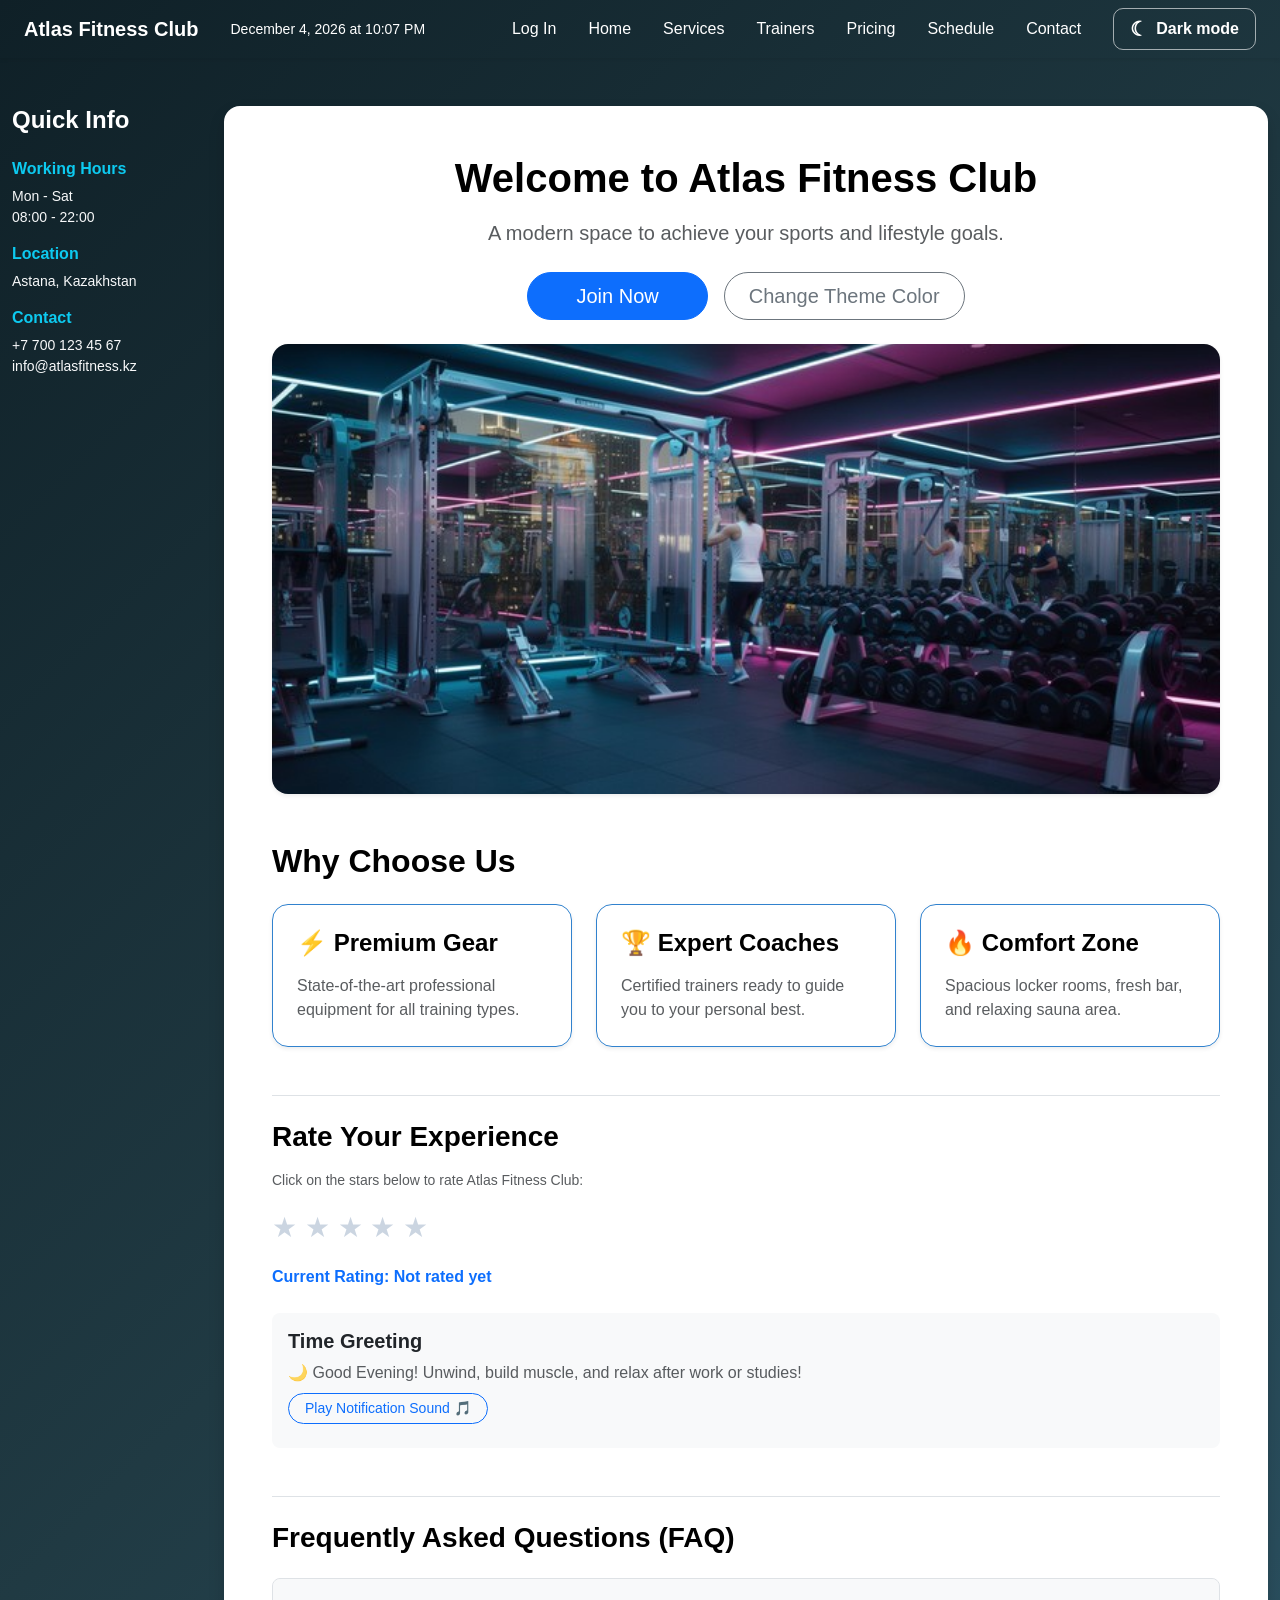
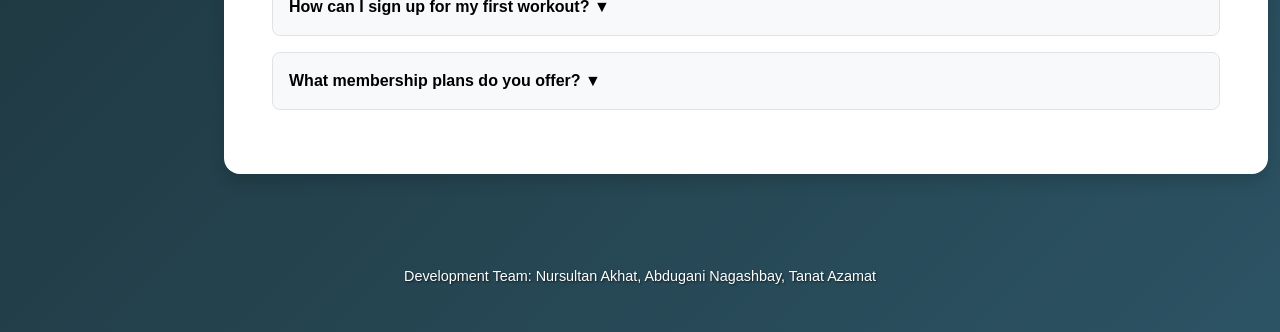
<file: index.html>
<!DOCTYPE html>
<html lang="en" data-bs-theme="light">
<head>
    <meta charset="UTF-8">
    <meta name="viewport" content="width=device-width, initial-scale=1.0">
    <title>Atlas Fitness Club</title>
    <link href="vendor/bootstrap-5.3.0/bootstrap.min.css" rel="stylesheet">
    <link rel="stylesheet" href="css/style.css">
    <link rel="stylesheet" href="css/final-additions.css">
    <script src="js/theme-init.js"></script>
</head>
<body class="bg-dark text-white  extra-theme-page">
    <!-- Scroll Progress Bar -->
<div id="scroll-progress-container" style="position: fixed; top: 0; left: 0; width: 100%; height: 5px; background: transparent; z-index: 9999;">
    <div id="scroll-progress-bar" style="height: 100%; width: 0%; background: linear-gradient(90deg, #3182ce, #00d2ff); transition: width 0.1s ease-out;"></div>
</div>

    <nav class="navbar navbar-expand-xl navbar-dark px-4 shadow-sm" style="background-color: transparent !important;">
        <div class="container-fluid px-0">
            <a class="navbar-brand fw-bold text-white" href="index.html">Atlas Fitness Club</a>
            
            <div id="current-datetime" class="text-light small ms-3 d-none d-lg-block"></div>

            <button class="navbar-toggler" type="button" data-bs-toggle="collapse" data-bs-target="#navbarNav">
                <span class="navbar-toggler-icon"></span>
            </button>
            <div class="collapse navbar-collapse" id="navbarNav">
                <ul class="navbar-nav ms-auto align-items-center">
                        <li class="nav-item"><a class="nav-link text-white px-3" href="login.html" data-account-link>Log In</a></li>
                    <li class="nav-item"><a class="nav-link text-white px-3" href="index.html">Home</a></li>
                    <li class="nav-item"><a class="nav-link text-white px-3" href="services.html">Services</a></li>
                    <li class="nav-item"><a class="nav-link text-white px-3" href="trainers.html">Trainers</a></li>
                    <li class="nav-item"><a class="nav-link text-white px-3" href="pricing.html">Pricing</a></li>
                    <li class="nav-item"><a class="nav-link text-white px-3" href="schedule.html">Schedule</a></li>
                    <li class="nav-item"><a class="nav-link text-white px-3" href="contact.html">Contact</a></li>
                    <li class="nav-item ms-lg-3 mt-3 mt-lg-0">
                        <button
                            type="button"
                            id="theme-toggle"
                            class="btn btn-outline-light"
                            aria-label="Switch to dark theme"
                            aria-pressed="false"
    >
                            <span id="theme-icon" aria-hidden="true">☾</span>
                            <span id="theme-label">Dark mode</span>
                        </button>
                    </li>
                </ul>
            </div>
        </div>
    </nav>

    <div class="container-fluid my-5 px-3">
        <div class="row align-items-start">
            
            <div class="col-lg-2 text-white mb-4 mb-lg-0 px-2">
                <div class="quick-info-box">
                    <h2 class="fw-bold mb-4 text-white fs-4">Quick Info</h2>
                    
                    <h3 class="h6 fw-bold text-info">Working Hours</h3>
                    <p class="text-light small mb-3">Mon - Sat<br>08:00 - 22:00</p>
                    
                    <h3 class="h6 fw-bold text-info">Location</h3>
                    <p class="text-light small mb-3">Astana, Kazakhstan</p>
                    
                    <h3 class="h6 fw-bold text-info">Contact</h3>
                    <p class="text-light small mb-0">+7 700 123 45 67<br>info@atlasfitness.kz</p>
                </div>
            </div>

            <div class="col-lg-10 px-2">
                <div class="theme-content bg-white rounded-4 shadow p-5">
                    
                    <div class="text-center mb-4">
                        <h1 id="main-title" class="fw-bold display-6 mb-3" style="color: #0f172a;">Welcome to Atlas Fitness Club</h1>
                        <p id="subtitle" class="text-secondary fs-5 mb-4">A modern space to achieve your sports and lifestyle goals.</p>
                        
                        <div class="d-flex justify-content-center gap-3">
                            <a href="signup.html" class="btn btn-primary btn-lg rounded-pill px-5">Join Now</a>
                            <button id="change-bg-btn" class="btn btn-outline-secondary btn-lg rounded-pill px-4">Change Theme Color</button>
                        </div>
                    </div>

                    <div class="text-center">
                        <img src="images/gym-zone.jpg" class="img-fluid rounded-4 shadow-sm w-100" alt="Gym" style="max-height: 450px; object-fit: cover;">
                    </div>

                    <section class="mt-5">
                        <h2 class="fw-bold mb-4" style="color: #0f172a;">Why Choose Us</h2>
                        <div class="row g-4">
                            <div class="col-lg-4 col-md-6">
                                <div class="p-4 border rounded-4 h-100 shadow-sm" style="border-color: #3182ce !important;">
                                    <h3 class="h4 fw-bold mb-3" style="color: #0f172a;">⚡ Premium Gear</h3>
                                    <p class="text-muted mb-0">State-of-the-art professional equipment for all training types.</p>
                                </div>
                            </div>
                            <div class="col-lg-4 col-md-6">
                                <div class="p-4 border rounded-4 h-100 shadow-sm" style="border-color: #3182ce !important;">
                                    <h3 class="h4 fw-bold mb-3" style="color: #0f172a;">🏆 Expert Coaches</h3>
                                    <p class="text-muted mb-0">Certified trainers ready to guide you to your personal best.</p>
                                </div>
                            </div>
                            <div class="col-lg-4 col-md-12">
                                <div class="p-4 border rounded-4 h-100 shadow-sm" style="border-color: #3182ce !important;">
                                    <h3 class="h4 fw-bold mb-3" style="color: #0f172a;">🔥 Comfort Zone</h3>
                                    <p class="text-muted mb-0">Spacious locker rooms, fresh bar, and relaxing sauna area.</p>
                                </div>
                            </div>
                        </div>
                    </section>

                    <section class="mt-5 pt-4 border-top">
                        <h2 class="fw-bold mb-3 h3" style="color: #0f172a;">Rate Your Experience</h2>
                        <p class="text-secondary small mb-3">Click on the stars below to rate Atlas Fitness Club:</p>
                        <div id="rating-stars" class="fs-3 mb-3" style="cursor: pointer; color: #cbd5e1;">
                            <span class="star" data-value="1">★</span>
                            <span class="star" data-value="2">★</span>
                            <span class="star" data-value="3">★</span>
                            <span class="star" data-value="4">★</span>
                            <span class="star" data-value="5">★</span>
                        </div>
                        <p id="rating-result" class="fw-semibold text-primary mb-4">Current Rating: Not rated yet</p>

                        <div class="p-3 bg-light rounded-3">
                            <h3 class="h5 fw-bold text-dark mb-2">Time Greeting </h3>
                            <p id="switch-greeting" class="text-secondary mb-2">Loading greeting...</p>
                            <button id="sound-btn" class="btn btn-sm btn-outline-primary rounded-pill px-3">Play Notification Sound 🎵</button><span id="sound-status" class="d-block small mt-2" role="status"></span>
                        </div>
                    </section>

                    <section class="mt-5 pt-4 border-top">
                        <h2 class="fw-bold mb-4 h3" style="color: #0f172a;">Frequently Asked Questions (FAQ)</h2>
                        <div class="accordion-container">
                            
                            <div class="card mb-3 border rounded-3">
                                <div class="accordion-header p-3 bg-light rounded-3" style="cursor: pointer; font-weight: bold; color: #0f172a;">
                                    How can I sign up for my first workout? ▼
                                </div>
                                <div class="accordion-content" style="max-height: 0; overflow: hidden; transition: max-height 0.3s ease-out;">
                                    <div class="p-3 text-secondary">You can sign up via our pop-up booking form on the Services page or contact us directly by phone.</div>
                                </div>
                            </div>

                            <div class="card mb-3 border rounded-3">
                                <div class="accordion-header p-3 bg-light rounded-3" style="cursor: pointer; font-weight: bold; color: #0f172a;">
                                    What membership plans do you offer? ▼
                                </div>
                                <div class="accordion-content" style="max-height: 0; overflow: hidden; transition: max-height 0.3s ease-out;">
                                    <div class="p-3 text-secondary">We offer monthly and annual passes, including unlimited gym access and group classes.</div>
                                </div>
                            </div>

                        </div>
                    </section>

                </div>
            </div>

        </div>
    </div>

    <footer class="text-center py-4 text-white">
        <p class="mb-0">Development Team: Nursultan Akhat, Abdugani Nagashbay, Tanat Azamat</p>
    </footer>

    <script src="vendor/bootstrap-5.3.0/bootstrap.bundle.min.js"></script>
    <script src="js/vendor/jquery-4.0.0.min.js"></script>
    <script src="js/validation.js"></script>
    <script src="script.js"></script>
    <script src="js/forms.js"></script>
    <script src="js/auth.js"></script>
</body>
</html>
</file>
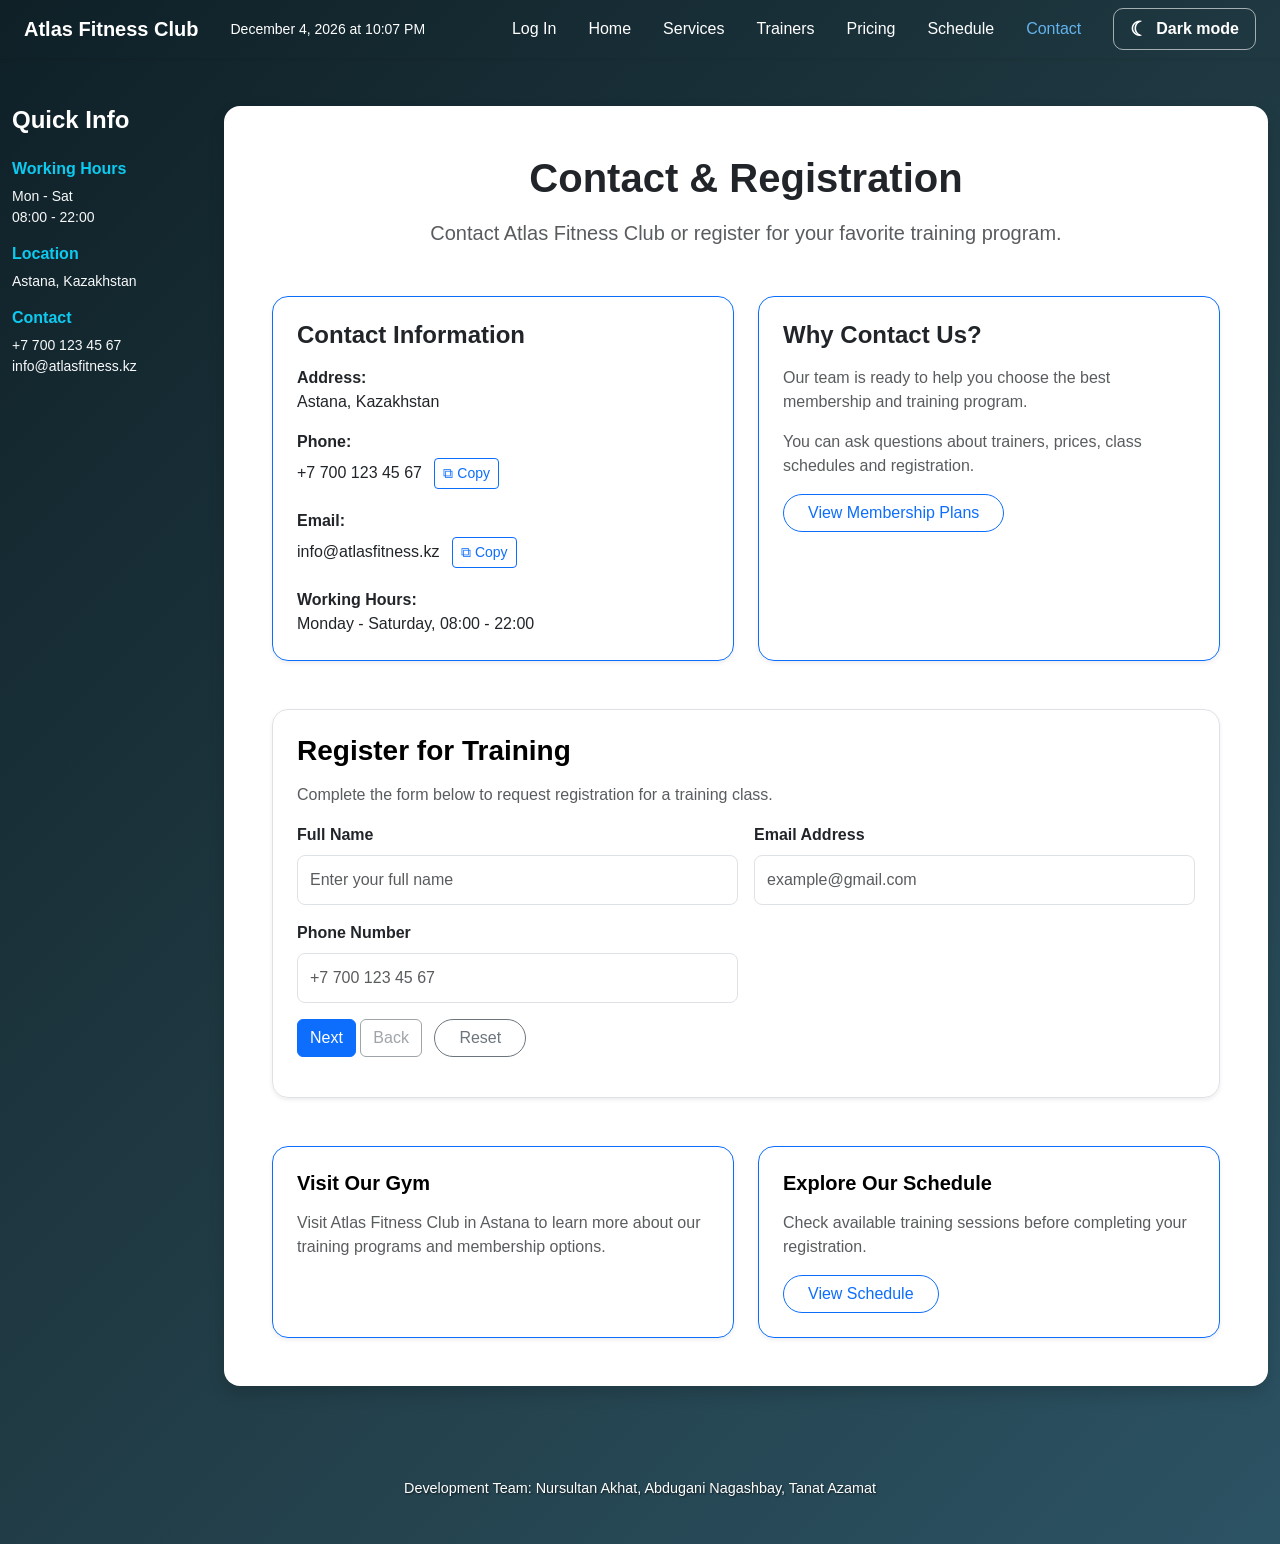
<file: contact.html>
<!DOCTYPE html>
<html lang="en" data-bs-theme="light">

<head>
    <meta charset="UTF-8">
    <meta name="viewport" content="width=device-width, initial-scale=1.0">
    <title>Contact | Atlas Fitness Club</title>

    <link href="vendor/bootstrap-5.3.3/bootstrap.min.css" rel="stylesheet">
    <link rel="stylesheet" href="css/style.css">
    <link rel="stylesheet" href="css/final-additions.css">
    <script src="js/theme-init.js"></script>
    <link rel="stylesheet" href="css/schedule-contact.css">
    <!-- Task 0: CDN first, then the bundled copy if the CDN is unavailable. -->
    <script src="js/vendor/jquery-4.0.0.min.js"></script>
</head>

<body class="bg-dark text-white extra-theme-page assignment6-page">

    <nav class="navbar navbar-expand-xl navbar-dark px-4 shadow-sm">
        <div class="container-fluid px-0">

            <a class="navbar-brand fw-bold text-white" href="index.html">
                Atlas Fitness Club
            </a>

            <div id="current-datetime" class="datetime-box text-light small ms-3 d-none d-lg-block">
                Loading date and time...
            </div>

            <button
                class="navbar-toggler"
                type="button"
                data-bs-toggle="collapse"
                data-bs-target="#contactNavbar"
                aria-controls="contactNavbar"
                aria-expanded="false"
                aria-label="Toggle navigation"
            >
                <span class="navbar-toggler-icon"></span>
            </button>

            <div class="collapse navbar-collapse" id="contactNavbar">
                <ul class="navbar-nav ms-auto align-items-center">
                        <li class="nav-item"><a class="nav-link text-white px-3" href="login.html" data-account-link>Log In</a></li>

                    <li class="nav-item">
                        <a class="nav-link text-white px-3" href="index.html">
                            Home
                        </a>
                    </li>

                    <li class="nav-item">
                        <a class="nav-link text-white px-3" href="services.html">
                            Services
                        </a>
                    </li>

                    <li class="nav-item">
                        <a class="nav-link text-white px-3" href="trainers.html">
                            Trainers
                        </a>
                    </li>

                    <li class="nav-item">
                        <a class="nav-link text-white px-3" href="pricing.html">
                            Pricing
                        </a>
                    </li>

                    <li class="nav-item">
                        <a class="nav-link text-white px-3" href="schedule.html">
                            Schedule
                        </a>
                    </li>

                    <li class="nav-item">
                        <a class="nav-link text-white px-3 active"
                           aria-current="page" href="contact.html">
                            Contact
                        </a>
                    </li>
                    <li class="nav-item ms-lg-3 mt-3 mt-lg-0">
                        <button
                            type="button"
                            id="theme-toggle"
                            class="btn btn-outline-light"
                            aria-label="Switch to dark theme"
                            aria-pressed="false"
    >
                            <span id="theme-icon" aria-hidden="true">☾</span>
                            <span id="theme-label">Dark mode</span>
                        </button>
                    </li>

                </ul>
            </div>

        </div>
    </nav>

    <main class="container-fluid my-5 px-3">
        <div class="row align-items-start">

            <aside class="col-lg-2 text-white mb-4 mb-lg-0 px-2">
                <div class="quick-info-box">

                    <h2 class="fw-bold mb-4 text-white fs-4">
                        Quick Info
                    </h2>

                    <div class="mb-3">
                        <h3 class="h6 fw-bold text-info">
                            Working Hours
                        </h3>

                        <p class="text-light small mb-0">
                            Mon - Sat<br>
                            08:00 - 22:00
                        </p>
                    </div>

                    <div class="mb-3">
                        <h3 class="h6 fw-bold text-info">
                            Location
                        </h3>

                        <p class="text-light small mb-0">
                            Astana, Kazakhstan
                        </p>
                    </div>

                    <div>
                        <h3 class="h6 fw-bold text-info">
                            Contact
                        </h3>

                        <p class="text-light small mb-0">
                            +7 700 123 45 67<br>
                            info@atlasfitness.kz
                        </p>
                    </div>

                </div>
            </aside>

            <div class="col-lg-10 px-2">
                <div class="theme-content bg-white text-dark rounded-4 shadow p-4 p-md-5">

                    <section class="mb-5 text-center">

                        <h1 class="fw-bold display-6 mb-3 text-dark">
                            Contact & Registration
                        </h1>

                        <p class="text-secondary fs-5 mb-0">
                            Contact Atlas Fitness Club or register
                            for your favorite training program.
                        </p>

                    </section>

                    <section class="row g-4 mb-5">

                        <div class="col-md-6">

                            <div class="p-4 border border-primary rounded-4 h-100 shadow-sm">

                                <h2 class="h4 fw-bold mb-3 text-dark">
                                    Contact Information
                                </h2>

                                <p class="mb-3">
                                    <strong>Address:</strong><br>
                                    Astana, Kazakhstan
                                </p>

                                <p class="mb-3">
                                    <strong>Phone:</strong><br>
                                    <span id="clubPhone">+7 700 123 45 67</span>
                                    <span class="a6-copy-wrap">
                                        <button type="button" class="btn btn-sm btn-outline-primary a6-copy-button"
                                                data-copy-target="clubPhone" aria-label="Copy phone"
                                                aria-describedby="clubPhoneTooltip">
                                            <span class="a6-copy-icon" aria-hidden="true">⧉</span>
                                            <span class="a6-copy-label">Copy</span>
                                        </button>
                                        <span id="clubPhoneTooltip" class="a6-copy-tooltip" role="tooltip" hidden></span>
                                    </span>
                                </p>

                                <p class="mb-3">
                                    <strong>Email:</strong><br>
                                    <span id="clubEmail">info@atlasfitness.kz</span>
                                    <span class="a6-copy-wrap">
                                        <button type="button" class="btn btn-sm btn-outline-primary a6-copy-button"
                                                data-copy-target="clubEmail" aria-label="Copy email"
                                                aria-describedby="clubEmailTooltip">
                                            <span class="a6-copy-icon" aria-hidden="true">⧉</span>
                                            <span class="a6-copy-label">Copy</span>
                                        </button>
                                        <span id="clubEmailTooltip" class="a6-copy-tooltip" role="tooltip" hidden></span>
                                    </span>
                                </p>

                                <p class="mb-0">
                                    <strong>Working Hours:</strong><br>
                                    Monday - Saturday, 08:00 - 22:00
                                </p>
                                <span id="contactCopyStatus" class="visually-hidden" role="status" aria-live="polite"></span>

                            </div>

                        </div>

                        <div class="col-md-6">

                            <div class="p-4 border border-primary rounded-4 h-100 shadow-sm">

                                <h2 class="h4 fw-bold mb-3 text-dark">
                                    Why Contact Us?
                                </h2>

                                <p class="text-muted">
                                    Our team is ready to help you choose
                                    the best membership and training program.
                                </p>

                                <p class="text-muted">
                                    You can ask questions about trainers,
                                    prices, class schedules and registration.
                                </p>

                                <a href="pricing.html"
                                   class="btn btn-outline-primary rounded-pill px-4">
                                    View Membership Plans
                                </a>

                            </div>

                        </div>

                    </section>

                    <section class="mb-5">

                        <div class="p-4 border rounded-4 shadow-sm">

                            <h2 class="h3 fw-bold mb-3">
                                Register for Training
                            </h2>

                            <p class="text-muted">
                                Complete the form below to request
                                registration for a training class.
                            </p>

                            <form id="contactRegistrationForm" novalidate>

                                <div class="row g-3">

                                    <div class="col-md-6" data-step="1">

                                        <label for="contactFullName"
                                               class="form-label fw-semibold">
                                            Full Name
                                        </label>

                                        <input
                                            type="text"
                                            id="contactFullName"
                                            name="fullName"
                                            class="form-control"
                                            placeholder="Enter your full name"
                                        >

                                        <div class="invalid-feedback">
                                            Please enter your full name.
                                        </div>

                                    </div>

                                    <div class="col-md-6" data-step="1">

                                        <label for="contactEmail"
                                               class="form-label fw-semibold">
                                            Email Address
                                        </label>

                                        <input
                                            type="text" inputmode="email"
                                            id="contactEmail"
                                            name="email"
                                            class="form-control"
                                            placeholder="example@gmail.com"
                                        >

                                        <div class="invalid-feedback">
                                            Please enter a valid email address.
                                        </div>

                                    </div>

                                    <div class="col-md-6" data-step="1">

                                        <label for="contactPhone"
                                               class="form-label fw-semibold">
                                            Phone Number
                                        </label>

                                        <input
                                            type="tel"
                                            id="contactPhone"
                                            name="phone"
                                            class="form-control"
                                            placeholder="+7 700 123 45 67"
                                        >

                                        <div class="invalid-feedback">
                                            Please enter a valid phone number.
                                        </div>

                                    </div>

                                    <div class="col-md-6" data-step="2">

                                        <label for="contactTraining"
                                               class="form-label fw-semibold">
                                            Training Type
                                        </label>

                                        <select
                                            id="contactTraining"
                                            name="training"
                                            class="form-select"
                                        >

                                            <option value="">
                                                Select Training
                                            </option>

                                            <option value="Yoga">
                                                Yoga
                                            </option>

                                            <option value="CrossFit">
                                                CrossFit
                                            </option>

                                            <option value="Boxing">
                                                Boxing
                                            </option>

                                            <option value="Strength">
                                                Strength Training
                                            </option>

                                            <option value="Pilates">
                                                Pilates
                                            </option>

                                            <option value="Stretching">
                                                Stretching
                                            </option>

                                        </select>

                                        <div class="invalid-feedback">
                                            Please select a training type.
                                        </div>

                                    </div>

                                    <div class="col-12" data-step="2">

                                        <label for="contactMessage"
                                               class="form-label fw-semibold">
                                            Additional Message (Optional)
                                        </label>

                                        <textarea
                                            id="contactMessage"
                                            name="message"
                                            class="form-control"
                                            rows="4"
                                            placeholder="Write your message here"
                                        ></textarea>

                                    </div>

                                    <div class="col-12">

                                        <button
                                            type="button"
                                            id="contactNext"
                                            class="btn btn-primary"
                                            >
                                                Next
                                        </button>

                                        <button 
                                            type="button"
                                            id="contactBack"
                                            class="btn btn-outline-secondary"
                                            disabled
                                            >
                                                Back
                                        </button>


                                        <button
                                            type="submit"
                                            id="contactSubmit"
                                            class="btn btn-primary rounded-pill px-5"
                                        >
                                            Submit Registration
                                        </button>

                                        <button
                                            type="reset"
                                            class="btn btn-outline-secondary rounded-pill px-4 ms-2"
                                        >
                                            Reset
                                        </button>

                                    </div>

                                </div>

                            </form>

                            <div
                                id="contactFormMessage"
                                class="mt-3"
                                role="status"
                                aria-live="polite"
                            ></div>

                        </div>

                    </section>

                    <section class="row g-4">

                        <div class="col-md-6">

                            <div class="p-4 border border-primary rounded-4 h-100 shadow-sm">

                                <h3 class="h5 fw-bold mb-3">
                                    Visit Our Gym
                                </h3>

                                <p class="text-muted mb-0">
                                    Visit Atlas Fitness Club in Astana
                                    to learn more about our training
                                    programs and membership options.
                                </p>

                            </div>

                        </div>

                        <div class="col-md-6">

                            <div class="p-4 border border-primary rounded-4 h-100 shadow-sm">

                                <h3 class="h5 fw-bold mb-3">
                                    Explore Our Schedule
                                </h3>

                                <p class="text-muted mb-3">
                                    Check available training sessions
                                    before completing your registration.
                                </p>

                                <a href="schedule.html"
                                   class="btn btn-outline-primary rounded-pill px-4">
                                    View Schedule
                                </a>

                            </div>

                        </div>

                    </section>

                </div>
            </div>

        </div>
    </main>

    <footer class="text-center py-4 text-white">

        <p class="mb-0">
            Development Team:
            Nursultan Akhat,
            Abdugani Nagashbay,
            Tanat Azamat
        </p>

    </footer>

    <script src="vendor/bootstrap-5.3.3/bootstrap.bundle.min.js"></script>
    <script src="js/validation.js"></script>
    <script src="script.js"></script>
    <script src="js/forms.js"></script>
    <script src="js/auth.js"></script>
    <script src="js/schedule-contact.js"></script>

</body>
</html>
</file>
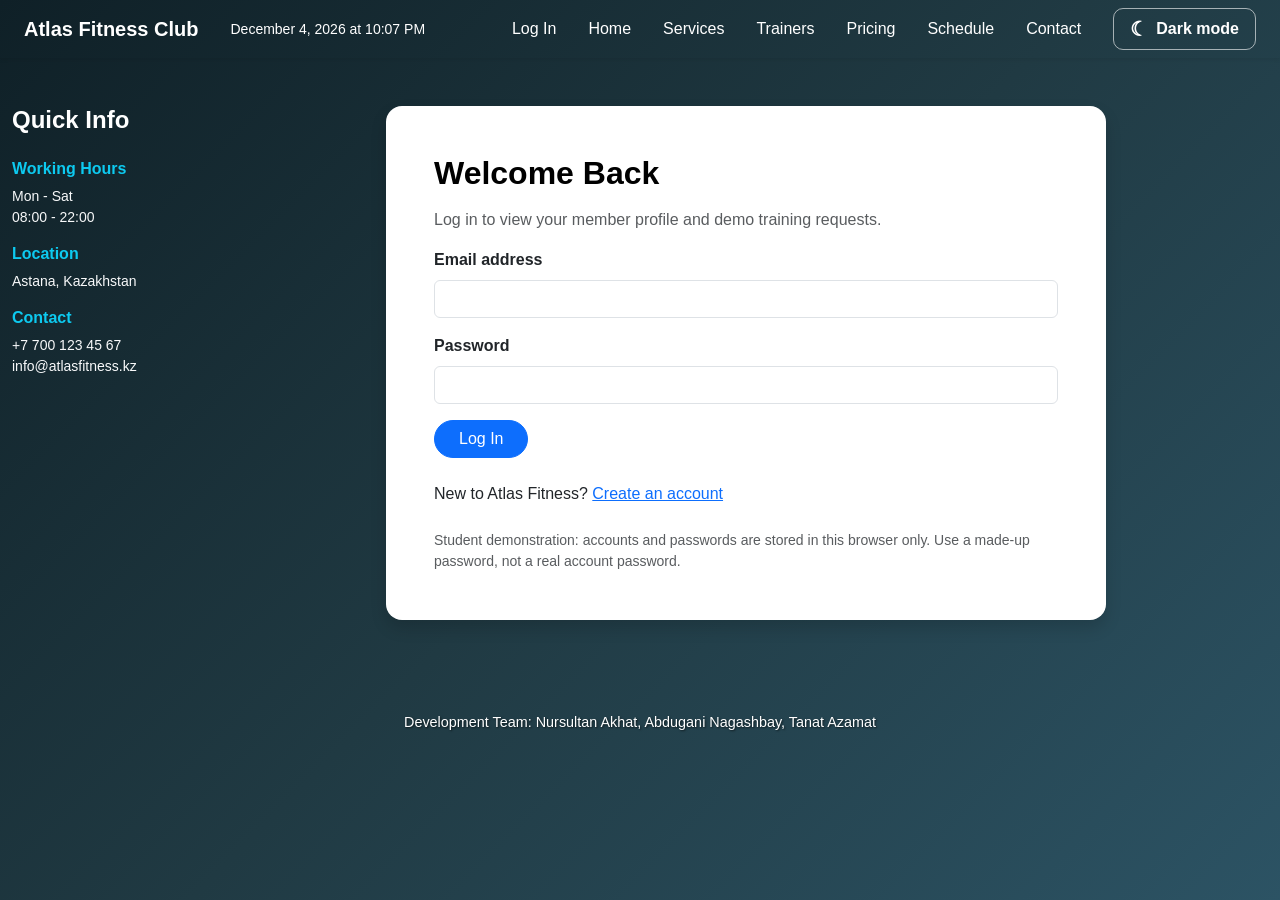
<file: login.html>
<!DOCTYPE html>
<html lang="en" data-bs-theme="light">

<head>
    <meta charset="UTF-8">
    <meta name="viewport" content="width=device-width, initial-scale=1.0">
    <title>Log In | Atlas Fitness Club</title>

    <link href="vendor/bootstrap-5.3.3/bootstrap.min.css" rel="stylesheet">
    <link rel="stylesheet" href="css/style.css">
    <link rel="stylesheet" href="css/final-additions.css">
    <script src="js/theme-init.js"></script>
    
    <!-- Task 0: CDN first, then the bundled copy if the CDN is unavailable. -->
    <script src="js/vendor/jquery-4.0.0.min.js"></script>
</head>

<body class="bg-dark text-white extra-theme-page account-page">

    <nav class="navbar navbar-expand-xl navbar-dark px-4 shadow-sm">
        <div class="container-fluid px-0">

            <a class="navbar-brand fw-bold text-white" href="index.html">
                Atlas Fitness Club
            </a>

            <div id="current-datetime" class="datetime-box text-light small ms-3 d-none d-lg-block">
                Loading date and time...
            </div>

            <button
                class="navbar-toggler"
                type="button"
                data-bs-toggle="collapse"
                data-bs-target="#accountNavbar"
                aria-controls="accountNavbar"
                aria-expanded="false"
                aria-label="Toggle navigation"
            >
                <span class="navbar-toggler-icon"></span>
            </button>

            <div class="collapse navbar-collapse" id="accountNavbar">
                <ul class="navbar-nav ms-auto align-items-center">
                        <li class="nav-item"><a class="nav-link text-white px-3" href="login.html" data-account-link>Log In</a></li>

                    <li class="nav-item">
                        <a class="nav-link text-white px-3" href="index.html">
                            Home
                        </a>
                    </li>

                    <li class="nav-item">
                        <a class="nav-link text-white px-3" href="services.html">
                            Services
                        </a>
                    </li>

                    <li class="nav-item">
                        <a class="nav-link text-white px-3" href="trainers.html">
                            Trainers
                        </a>
                    </li>

                    <li class="nav-item">
                        <a class="nav-link text-white px-3" href="pricing.html">
                            Pricing
                        </a>
                    </li>

                    <li class="nav-item">
                        <a class="nav-link text-white px-3" href="schedule.html">
                            Schedule
                        </a>
                    </li>

                    <li class="nav-item">
                        <a class="nav-link text-white px-3" href="contact.html">
                            Contact
                        </a>
                    </li>
                    <li class="nav-item ms-lg-3 mt-3 mt-lg-0">
                        <button
                            type="button"
                            id="theme-toggle"
                            class="btn btn-outline-light"
                            aria-label="Switch to dark theme"
                            aria-pressed="false"
    >
                            <span id="theme-icon" aria-hidden="true">☾</span>
                            <span id="theme-label">Dark mode</span>
                        </button>
                    </li>

                </ul>
            </div>

        </div>
    </nav>

    <main class="container-fluid my-5 px-3">
        <div class="row align-items-start">
                        <aside class="col-lg-2 text-white mb-4 mb-lg-0 px-2">
                <div class="quick-info-box">

                    <h2 class="fw-bold mb-4 text-white fs-4">
                        Quick Info
                    </h2>

                    <div class="mb-3">
                        <h3 class="h6 fw-bold text-info">
                            Working Hours
                        </h3>

                        <p class="text-light small mb-0">
                            Mon - Sat<br>
                            08:00 - 22:00
                        </p>
                    </div>

                    <div class="mb-3">
                        <h3 class="h6 fw-bold text-info">
                            Location
                        </h3>

                        <p class="text-light small mb-0">
                            Astana, Kazakhstan
                        </p>
                    </div>

                    <div>
                        <h3 class="h6 fw-bold text-info">
                            Contact
                        </h3>

                        <p class="text-light small mb-0">
                            +7 700 123 45 67<br>
                            info@atlasfitness.kz
                        </p>
                    </div>

                </div>
            </aside>


            <div class="col-lg-10 px-2">
                <div class="theme-content account-panel bg-white text-dark rounded-4 shadow p-4 p-md-5">
                    
    <h1 class="h2 fw-bold mb-3">Welcome Back</h1>
    <p class="text-secondary">Log in to view your member profile and demo training requests.</p>
    <form id="loginForm" novalidate>
        <div class="mb-3">
        <label class="form-label" for="loginEmail">Email address</label>
        <input class="form-control" id="loginEmail" name="loginEmail" type="text" autocomplete="username" inputmode="email">
        <div class="invalid-feedback" id="loginEmail-error"></div>
    </div>
        <div class="mb-3">
        <label class="form-label" for="loginPassword">Password</label>
        <input class="form-control" id="loginPassword" name="loginPassword" type="password" autocomplete="current-password">
        <div class="invalid-feedback" id="loginPassword-error"></div>
    </div>
        <button type="submit" class="btn btn-primary rounded-pill px-4">Log In</button>
    </form>
    <div id="authStatus" role="status" aria-live="polite" hidden></div>
    <p class="mt-4">New to Atlas Fitness? <a href="signup.html">Create an account</a></p>
    <p class="small text-secondary mt-4 mb-0">Student demonstration: accounts and passwords are stored in this browser only. Use a made-up password, not a real account password.</p>

                </div>
            </div>
        </div>
    </main>
    <footer class="text-center py-4 text-white">

        <p class="mb-0">
            Development Team:
            Nursultan Akhat,
            Abdugani Nagashbay,
            Tanat Azamat
        </p>

    </footer>

    <script src="vendor/bootstrap-5.3.3/bootstrap.bundle.min.js"></script>
    <script src="js/validation.js"></script>
    <script src="script.js"></script>
    <script src="js/forms.js"></script>
    <script src="js/auth.js"></script>

</body>
</html>
</file>
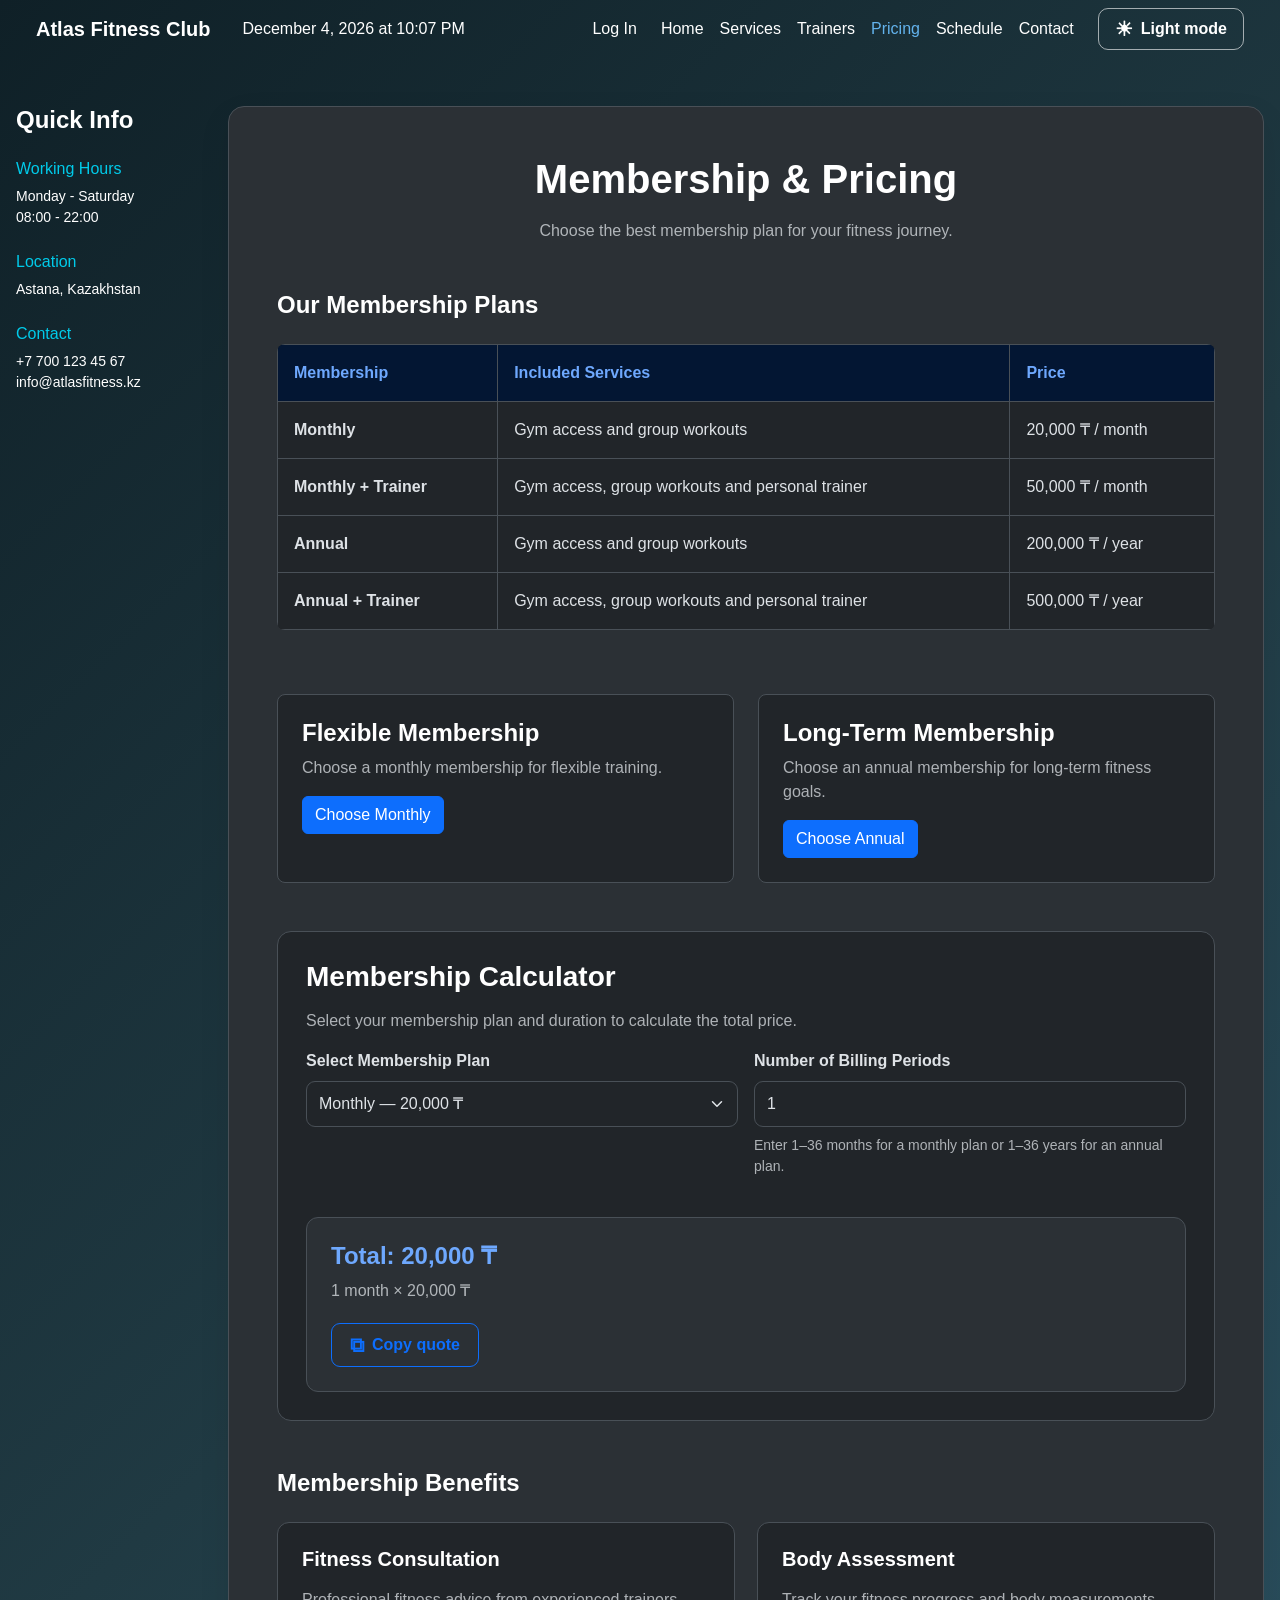
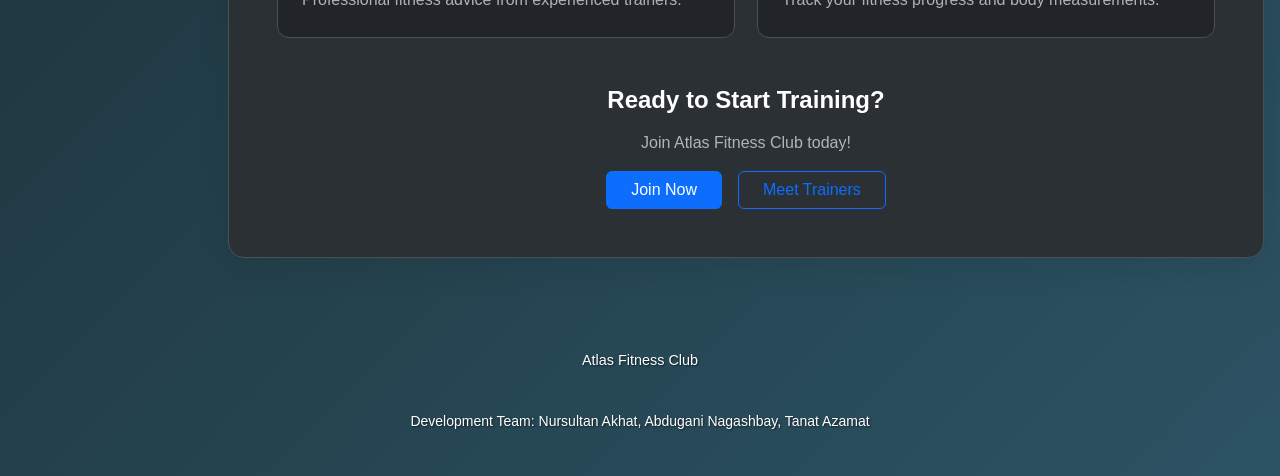
<file: pricing.html>
<!DOCTYPE html>
<html lang="en" data-bs-theme="dark">

<head>
    <meta charset="UTF-8">
    <meta name="viewport" content="width=device-width, initial-scale=1.0">
    <title>Pricing | Atlas Fitness Club</title>

    <link href="vendor/bootstrap-5.3.3/bootstrap.min.css" rel="stylesheet">
    <link rel="stylesheet" href="css/style.css">
    <link rel="stylesheet" href="css/final-additions.css">
    <script src="js/theme-init.js"></script>

    <script src="js/vendor/jquery-4.0.0.min.js"></script>
</head>


<body class="pricing-page bg-body text-body">

    <header>
        <nav class="navbar navbar-expand-xl bg-body-tertiary px-4 shadow-sm">
            <div class="container-fluid">

                <a class="navbar-brand fw-bold" href="index.html">
                    Atlas Fitness Club
                </a>

                <div id="current-datetime" class="datetime-box ms-3 d-none d-lg-block">
                    Loading date and time...
                </div>

                <button
                    class="navbar-toggler"
                    type="button"
                    data-bs-toggle="collapse"
                    data-bs-target="#navbarContent"
                    aria-controls="navbarContent"
                    aria-expanded="false"
                    aria-label="Toggle navigation"
                >
                    <span class="navbar-toggler-icon"></span>
                </button>

                <div class="collapse navbar-collapse" id="navbarContent">
                    <ul class="navbar-nav ms-auto align-items-lg-center">
                        <li class="nav-item"><a class="nav-link text-white px-3" href="login.html" data-account-link>Log In</a></li>

                        <li class="nav-item">
                            <a class="nav-link" href="index.html">Home</a>
                        </li>

                        <li class="nav-item">
                            <a class="nav-link" href="services.html">Services</a>
                        </li>

                        <li class="nav-item">
                            <a class="nav-link" href="trainers.html">Trainers</a>
                        </li>

                        <li class="nav-item">
                            <a class="nav-link active" href="pricing.html" aria-current="page">
                                Pricing
                            </a>
                        </li>

                        <li class="nav-item">
                            <a class="nav-link" href="schedule.html">Schedule</a>
                        </li>

                        <li class="nav-item">
                            <a class="nav-link" href="contact.html">Contact</a>
                        </li>

                        <li class="nav-item ms-lg-3 mt-3 mt-lg-0">
                            <button
                                type="button"
                                id="theme-toggle"
                                class="btn btn-outline-secondary"
                                aria-label="Switch to light theme"
                                aria-pressed="true"
                            >
                                <span id="theme-icon" aria-hidden="true">☀</span>
                                <span id="theme-label">Light mode</span>
                            </button>
                        </li>

                    </ul>
                </div>

            </div>
        </nav>
    </header>

    <main class="container-fluid my-5 px-3">
        <div class="row">

            <aside class="col-lg-2 mb-4">
                <div class="quick-info-box bg-body-tertiary text-body rounded-4 p-3">

                    <h2 class="fs-4 fw-bold mb-4">Quick Info</h2>

                    <div class="mb-4">
                        <h3 class="h6 text-info">Working Hours</h3>
                        <p class="small">
                            Monday - Saturday<br>
                            08:00 - 22:00
                        </p>
                    </div>

                    <div class="mb-4">
                        <h3 class="h6 text-info">Location</h3>
                        <p class="small">Astana, Kazakhstan</p>
                    </div>

                    <div class="mb-4">
                        <h3 class="h6 text-info">Contact</h3>
                        <p class="small">
                            +7 700 123 45 67<br>
                            info@atlasfitness.kz
                        </p>
                    </div>

                </div>
            </aside>

            <div class="col-lg-10">
                <div class="page-content bg-body-tertiary text-body rounded-4 p-4 p-md-5">

                    <section class="text-center mb-5">
                        <h1 class="fw-bold mb-3">Membership &amp; Pricing</h1>

                        <p class="text-body-secondary">
                            Choose the best membership plan
                            for your fitness journey.
                        </p>
                    </section>

                    <section class="mb-5" aria-labelledby="membershipPlansTitle">
                        <h2 id="membershipPlansTitle" class="h4 fw-bold mb-4">
                            Our Membership Plans
                        </h2>

                        <div class="table-responsive">
                            <table class="pricing-table table table-bordered align-middle">
                                <thead>
                                    <tr>
                                        <th scope="col">Membership</th>
                                        <th scope="col">Included Services</th>
                                        <th scope="col">Price</th>
                                    </tr>
                                </thead>

                                <tbody>
                                    <tr>
                                        <th scope="row">Monthly</th>
                                        <td>Gym access and group workouts</td>
                                        <td>20,000 ₸ / month</td>
                                    </tr>

                                    <tr>
                                        <th scope="row">Monthly + Trainer</th>
                                        <td>
                                            Gym access, group workouts
                                            and personal trainer
                                        </td>
                                        <td>50,000 ₸ / month</td>
                                    </tr>

                                    <tr>
                                        <th scope="row">Annual</th>
                                        <td>Gym access and group workouts</td>
                                        <td>200,000 ₸ / year</td>
                                    </tr>

                                    <tr>
                                        <th scope="row">Annual + Trainer</th>
                                        <td>
                                            Gym access, group workouts
                                            and personal trainer
                                        </td>
                                        <td>500,000 ₸ / year</td>
                                    </tr>
                                </tbody>
                            </table>
                        </div>
                    </section>

                    <section class="row g-4 mb-5" aria-label="Membership options">
                        <div class="col-md-6">
                            <div class="pricing-card bg-body text-body h-100 rounded-3 p-4">
                                <h3 class="h4 fw-bold">Flexible Membership</h3>

                                <p class="text-body-secondary">
                                    Choose a monthly membership
                                    for flexible training.
                                </p>

                                <a href="contact.html" class="btn btn-primary">
                                    Choose Monthly
                                </a>
                            </div>
                        </div>

                        <div class="col-md-6">
                            <div class="pricing-card bg-body text-body h-100 rounded-3 p-4">
                                <h3 class="h4 fw-bold">Long-Term Membership</h3>

                                <p class="text-body-secondary">
                                    Choose an annual membership
                                    for long-term fitness goals.
                                </p>

                                <a href="contact.html" class="btn btn-primary">
                                    Choose Annual
                                </a>
                            </div>
                        </div>
                    </section>

                    <section class="mb-5" aria-labelledby="calculatorTitle">
                        <div class="calculator-box bg-body text-body">

                            <h2 id="calculatorTitle" class="h3 fw-bold mb-3">
                                Membership Calculator
                            </h2>

                            <p class="text-body-secondary">
                                Select your membership plan and duration
                                to calculate the total price.
                            </p>

                            <div class="row g-3">
                                <div class="col-md-6">
                                    <label
                                        for="membershipPlan"
                                        class="form-label fw-bold"
                                    >
                                        Select Membership Plan
                                    </label>

                                    <select id="membershipPlan" class="form-select">
                                        <option value="monthly">
                                            Monthly — 20,000 ₸
                                        </option>

                                        <option value="monthlyTrainer">
                                            Monthly + Trainer — 50,000 ₸
                                        </option>

                                        <option value="annual">
                                            Annual — 200,000 ₸
                                        </option>

                                        <option value="annualTrainer">
                                            Annual + Trainer — 500,000 ₸
                                        </option>
                                    </select>
                                </div>

                                <div class="col-md-6">
                                    <label
                                        for="membershipDuration"
                                        class="form-label fw-bold"
                                    >
                                        Number of Billing Periods
                                    </label>

                                    <input
                                        type="number"
                                        id="membershipDuration"
                                        class="form-control"
                                        step="1"
                                        value="1"
                                        aria-describedby="durationHelp"
                                    >

                                    <p id="durationHelp" class="small text-body-secondary mt-2">
                                        Enter 1–36 months for a monthly plan
                                        or 1–36 years for an annual plan.
                                    </p>
                                </div>
                            </div>

                            <div class="calculator-result bg-body-tertiary text-body">
                                <div aria-live="polite" aria-atomic="true">
                                    <h3 id="membershipTotal" class="h4 fw-bold">
                                        Total: 20,000 ₸
                                    </h3>

                                    <p id="membershipExplanation" class="mb-0">
                                        1 month × 20,000 ₸
                                    </p>
                                </div>

                                <div class="copy-quote-row">
                                    <button
                                        type="button"
                                        id="copyMembership"
                                        class="btn btn-outline-primary"
                                        aria-describedby="copyFeedback"
                                    >
                                        <span class="copy-icon" aria-hidden="true">⧉</span>
                                        <span class="copy-label">Copy quote</span>
                                    </button>

                                    <span
                                        id="copyFeedback"
                                        class="copy-feedback"
                                        role="status"
                                        aria-live="polite"
                                    ></span>
                                </div>
                            </div>

                        </div>
                    </section>

                    <section class="mb-5" aria-labelledby="membershipBenefitsTitle">
                        <h2 id="membershipBenefitsTitle" class="h4 fw-bold mb-4">
                            Membership Benefits
                        </h2>

                        <div class="bonus-grid">
                            <div class="bonus-card bg-body text-body">
                                <h3 class="h5 fw-bold">Fitness Consultation</h3>
                                <p>
                                    Professional fitness advice
                                    from experienced trainers.
                                </p>
                            </div>

                            <div class="bonus-card bg-body text-body">
                                <h3 class="h5 fw-bold">Body Assessment</h3>
                                <p>
                                    Track your fitness progress
                                    and body measurements.
                                </p>
                            </div>
                        </div>
                    </section>

                    <section class="text-center mt-5">
                        <h2 class="h4 fw-bold mb-3">Ready to Start Training?</h2>

                        <p class="text-body-secondary">
                            Join Atlas Fitness Club today!
                        </p>

                        <div class="d-flex flex-wrap justify-content-center gap-3">
                            <a href="contact.html" class="btn btn-primary px-4">
                                Join Now
                            </a>

                            <a href="trainers.html" class="btn btn-outline-primary px-4">
                                Meet Trainers
                            </a>
                        </div>
                    </section>

                </div>
            </div>

        </div>
    </main>

    <footer class="text-center bg-body-tertiary text-body py-4">
        <p class="mb-0">Atlas Fitness Club</p>

        <p class="small mb-0">
            Development Team:
            Nursultan Akhat,
            Abdugani Nagashbay,
            Tanat Azamat
        </p>
    </footer>

    <script src="vendor/bootstrap-5.3.3/bootstrap.bundle.min.js"></script>
    <script src="js/validation.js"></script>
    <script src="script.js"></script>
    <script src="js/forms.js"></script>
    <script src="js/auth.js"></script>
</body>
</html>
</file>
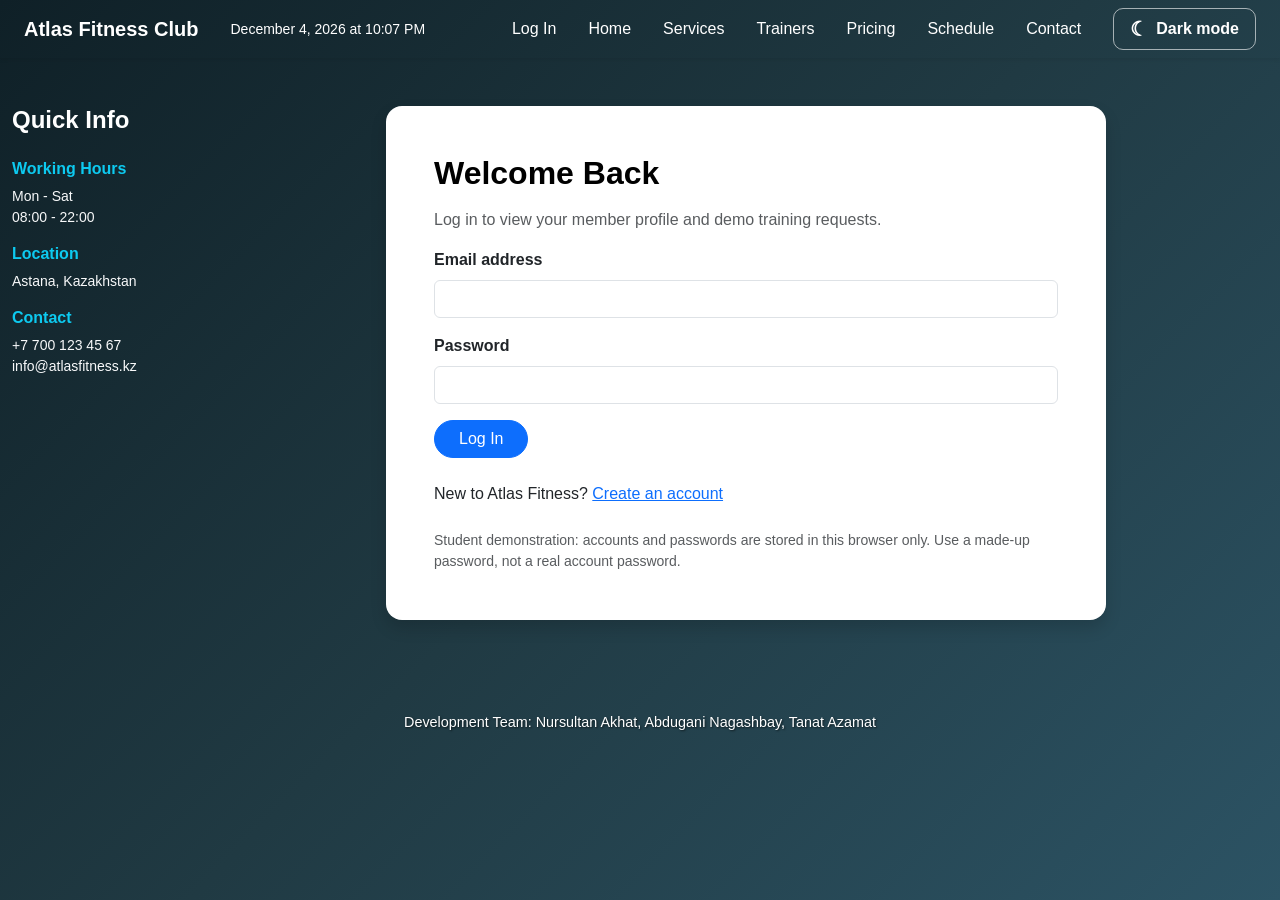
<file: profile.html>
<!DOCTYPE html>
<html lang="en" data-bs-theme="light">

<head>
    <meta charset="UTF-8">
    <meta name="viewport" content="width=device-width, initial-scale=1.0">
    <title>My Profile | Atlas Fitness Club</title>

    <link href="vendor/bootstrap-5.3.3/bootstrap.min.css" rel="stylesheet">
    <link rel="stylesheet" href="css/style.css">
    <link rel="stylesheet" href="css/final-additions.css">
    <script src="js/theme-init.js"></script>
    
    <!-- Task 0: CDN first, then the bundled copy if the CDN is unavailable. -->
    <script src="js/vendor/jquery-4.0.0.min.js"></script>
</head>

<body class="bg-dark text-white extra-theme-page account-page">

    <nav class="navbar navbar-expand-xl navbar-dark px-4 shadow-sm">
        <div class="container-fluid px-0">

            <a class="navbar-brand fw-bold text-white" href="index.html">
                Atlas Fitness Club
            </a>

            <div id="current-datetime" class="datetime-box text-light small ms-3 d-none d-lg-block">
                Loading date and time...
            </div>

            <button
                class="navbar-toggler"
                type="button"
                data-bs-toggle="collapse"
                data-bs-target="#accountNavbar"
                aria-controls="accountNavbar"
                aria-expanded="false"
                aria-label="Toggle navigation"
            >
                <span class="navbar-toggler-icon"></span>
            </button>

            <div class="collapse navbar-collapse" id="accountNavbar">
                <ul class="navbar-nav ms-auto align-items-center">
                        <li class="nav-item"><a class="nav-link text-white px-3" href="login.html" data-account-link>Log In</a></li>

                    <li class="nav-item">
                        <a class="nav-link text-white px-3" href="index.html">
                            Home
                        </a>
                    </li>

                    <li class="nav-item">
                        <a class="nav-link text-white px-3" href="services.html">
                            Services
                        </a>
                    </li>

                    <li class="nav-item">
                        <a class="nav-link text-white px-3" href="trainers.html">
                            Trainers
                        </a>
                    </li>

                    <li class="nav-item">
                        <a class="nav-link text-white px-3" href="pricing.html">
                            Pricing
                        </a>
                    </li>

                    <li class="nav-item">
                        <a class="nav-link text-white px-3" href="schedule.html">
                            Schedule
                        </a>
                    </li>

                    <li class="nav-item">
                        <a class="nav-link text-white px-3" href="contact.html">
                            Contact
                        </a>
                    </li>
                    <li class="nav-item ms-lg-3 mt-3 mt-lg-0">
                        <button
                            type="button"
                            id="theme-toggle"
                            class="btn btn-outline-light"
                            aria-label="Switch to dark theme"
                            aria-pressed="false"
    >
                            <span id="theme-icon" aria-hidden="true">☾</span>
                            <span id="theme-label">Dark mode</span>
                        </button>
                    </li>

                </ul>
            </div>

        </div>
    </nav>

    <main class="container-fluid my-5 px-3">
        <div class="row align-items-start">
                        <aside class="col-lg-2 text-white mb-4 mb-lg-0 px-2">
                <div class="quick-info-box">

                    <h2 class="fw-bold mb-4 text-white fs-4">
                        Quick Info
                    </h2>

                    <div class="mb-3">
                        <h3 class="h6 fw-bold text-info">
                            Working Hours
                        </h3>

                        <p class="text-light small mb-0">
                            Mon - Sat<br>
                            08:00 - 22:00
                        </p>
                    </div>

                    <div class="mb-3">
                        <h3 class="h6 fw-bold text-info">
                            Location
                        </h3>

                        <p class="text-light small mb-0">
                            Astana, Kazakhstan
                        </p>
                    </div>

                    <div>
                        <h3 class="h6 fw-bold text-info">
                            Contact
                        </h3>

                        <p class="text-light small mb-0">
                            +7 700 123 45 67<br>
                            info@atlasfitness.kz
                        </p>
                    </div>

                </div>
            </aside>


            <div class="col-lg-10 px-2">
                <div class="theme-content account-panel bg-white text-dark rounded-4 shadow p-4 p-md-5">
                    
    <div id="profileStatus" role="status" aria-live="polite" hidden></div>
    <section id="memberProfile" hidden>
        <h1 class="h2 fw-bold mb-3">My Profile</h1>
        <p class="text-secondary">Your Atlas Fitness member details on this device.</p>
        <dl class="row mt-4">
            <dt class="col-sm-4">Full name</dt><dd class="col-sm-8" id="profileName"></dd>
            <dt class="col-sm-4">Email</dt><dd class="col-sm-8" id="profileEmail"></dd>
            <dt class="col-sm-4">Phone</dt><dd class="col-sm-8" id="profilePhone"></dd>
        </dl>
        <div class="d-flex gap-3 flex-wrap my-4">
            <a href="schedule.html" class="btn btn-primary rounded-pill px-4">Find a Class</a>
            <a href="contact.html" class="btn btn-outline-primary rounded-pill px-4">Request Training</a>
            <button type="button" id="logoutButton" class="btn btn-outline-secondary rounded-pill px-4">Log Out</button>
        </div>
        <h2 class="h4 fw-bold mt-5">My Demo Training Requests</h2>
        <p class="text-secondary small">Requests made with your account email appear here. These are local demonstrations; the club does not receive them.</p>
        <p id="noBookings" class="text-secondary">No saved requests yet. Try the Contact or Trainers form using your account email.</p>
        <ul id="profileBookings" class="list-group"></ul>
    </section>

                </div>
            </div>
        </div>
    </main>
    <footer class="text-center py-4 text-white">

        <p class="mb-0">
            Development Team:
            Nursultan Akhat,
            Abdugani Nagashbay,
            Tanat Azamat
        </p>

    </footer>

    <script src="vendor/bootstrap-5.3.3/bootstrap.bundle.min.js"></script>
    <script src="js/validation.js"></script>
    <script src="script.js"></script>
    <script src="js/forms.js"></script>
    <script src="js/auth.js"></script>

</body>
</html>
</file>
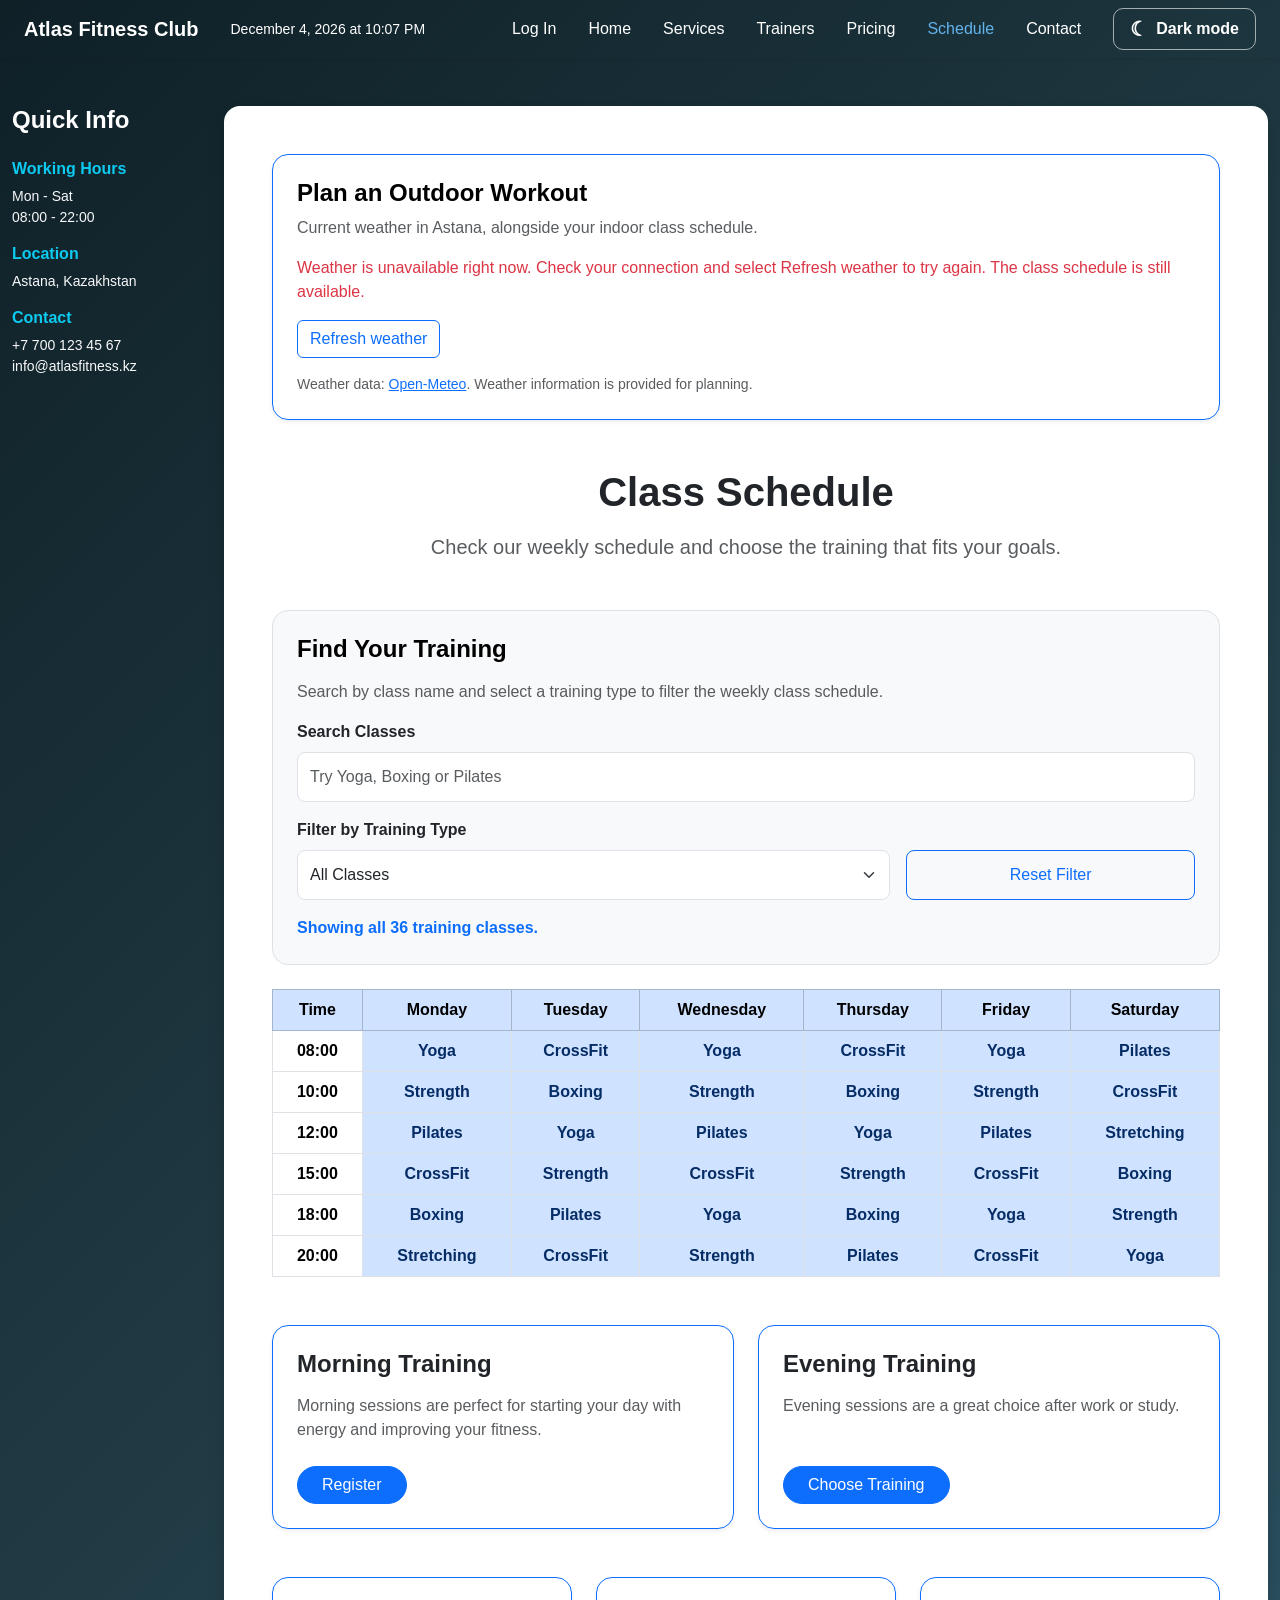
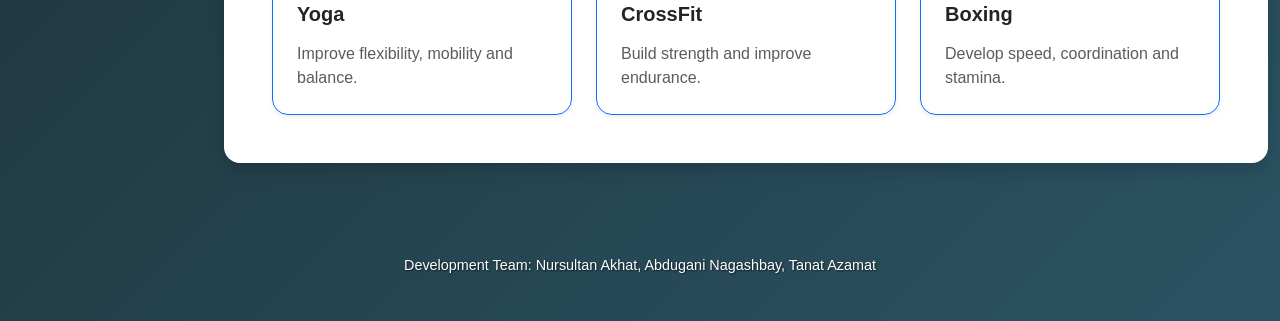
<file: schedule.html>
<!DOCTYPE html>
<html lang="en" data-bs-theme="light">

<head>
    <meta charset="UTF-8">
    <meta name="viewport" content="width=device-width, initial-scale=1.0">
    <title>Schedule - Atlas Fitness Club</title>

    <link href="vendor/bootstrap-5.3.3/bootstrap.min.css" rel="stylesheet">
    <link rel="stylesheet" href="css/style.css">
    <link rel="stylesheet" href="css/final-additions.css">
    <script src="js/theme-init.js"></script>
    <link rel="stylesheet" href="css/schedule-contact.css">
    <!-- Task 0: CDN first, then the bundled copy if the CDN is unavailable. -->
    <script src="js/vendor/jquery-4.0.0.min.js"></script>
</head>

<body class="bg-dark text-white extra-theme-page assignment6-page">

    <nav class="navbar navbar-expand-xl navbar-dark px-4 shadow-sm">
        <div class="container-fluid px-0">

            <a class="navbar-brand fw-bold text-white" href="index.html">
                Atlas Fitness Club
            </a>

            <div id="current-datetime" class="datetime-box text-light small ms-3 d-none d-lg-block">
                Loading date and time...
            </div>

            <button
                class="navbar-toggler"
                type="button"
                data-bs-toggle="collapse"
                data-bs-target="#scheduleNavbar"
                aria-controls="scheduleNavbar"
                aria-expanded="false"
                aria-label="Toggle navigation"
            >
                <span class="navbar-toggler-icon"></span>
            </button>

            <div class="collapse navbar-collapse" id="scheduleNavbar">
                <ul class="navbar-nav ms-auto align-items-center">
                        <li class="nav-item"><a class="nav-link text-white px-3" href="login.html" data-account-link>Log In</a></li>

                    <li class="nav-item">
                        <a class="nav-link text-white px-3" href="index.html">
                            Home
                        </a>
                    </li>

                    <li class="nav-item">
                        <a class="nav-link text-white px-3" href="services.html">
                            Services
                        </a>
                    </li>

                    <li class="nav-item">
                        <a class="nav-link text-white px-3" href="trainers.html">
                            Trainers
                        </a>
                    </li>

                    <li class="nav-item">
                        <a class="nav-link text-white px-3" href="pricing.html">
                            Pricing
                        </a>
                    </li>

                    <li class="nav-item">
                        <a class="nav-link text-white px-3 active"
                           aria-current="page" href="schedule.html">
                            Schedule
                        </a>
                    </li>

                    <li class="nav-item">
                        <a class="nav-link text-white px-3" href="contact.html">
                            Contact
                        </a>
                    </li>
                    <li class="nav-item ms-lg-3 mt-3 mt-lg-0">
                        <button
                            type="button"
                            id="theme-toggle"
                            class="btn btn-outline-light"
                            aria-label="Switch to dark theme"
                            aria-pressed="false"
    >
                            <span id="theme-icon" aria-hidden="true">☾</span>
                            <span id="theme-label">Dark mode</span>
                        </button>
                    </li>

                </ul>
            </div>

        </div>
    </nav>

    <main class="container-fluid my-5 px-3">
        <div class="row align-items-start">

            <aside class="col-lg-2 text-white mb-4 mb-lg-0 px-2">
                <div class="quick-info-box">

                    <h2 class="fw-bold mb-4 text-white fs-4">
                        Quick Info
                    </h2>

                    <div class="mb-3">
                        <h3 class="h6 fw-bold text-info">
                            Working Hours
                        </h3>

                        <p class="text-light small mb-0">
                            Mon - Sat<br>
                            08:00 - 22:00
                        </p>
                    </div>

                    <div class="mb-3">
                        <h3 class="h6 fw-bold text-info">
                            Location
                        </h3>

                        <p class="text-light small mb-0">
                            Astana, Kazakhstan
                        </p>
                    </div>

                    <div>
                        <h3 class="h6 fw-bold text-info">
                            Contact
                        </h3>

                        <p class="text-light small mb-0">
                            +7 700 123 45 67<br>
                            info@atlasfitness.kz
                        </p>
                    </div>

                </div>
            </aside>

            <div class="col-lg-10 px-2">
                <div class="theme-content bg-white text-dark rounded-4 shadow p-4 p-md-5">


                    <section class="mb-5 p-4 border border-primary rounded-4 shadow-sm" aria-labelledby="weatherTitle" id="weatherPanel">
                        <h2 id="weatherTitle" class="h4 fw-bold">Plan an Outdoor Workout</h2>
                        <p class="text-secondary">Current weather in Astana, alongside your indoor class schedule.</p>
                        <p id="weatherStatus" role="status" aria-live="polite">Loading Astana weather...</p>
                        <div id="weatherDetails" hidden>
                            <p class="fs-5 fw-semibold mb-2" id="weatherSummary"></p>
                            <p class="text-secondary" id="weatherTime"></p>
                            <p id="weatherAdvice"></p>
                        </div>
                        <button type="button" id="weatherRefresh" class="btn btn-outline-primary">Refresh weather</button>
                        <p class="small text-secondary mt-3 mb-0">Weather data: <a href="https://open-meteo.com/" target="_blank" rel="noopener noreferrer">Open-Meteo</a>. Weather information is provided for planning.</p>
                    </section>

                    <section class="mb-5 text-center">

                        <h1 class="fw-bold display-6 mb-3 text-dark">
                            Class Schedule
                        </h1>

                        <p class="text-secondary fs-5 mb-0">
                            Check our weekly schedule and choose
                            the training that fits your goals.
                        </p>

                    </section>

                    <section class="mb-4">

                        <div class="p-4 border rounded-4 bg-light">

                            <h2 class="h4 fw-bold mb-3">
                                Find Your Training
                            </h2>

                            <p class="text-muted">
                                Search by class name and select a training type
                                to filter the weekly class schedule.
                            </p>

                            <!-- Tasks 1 and 3: live search and matching text highlights. -->
                            <div class="mb-3">
                                <label for="scheduleSearch" class="form-label fw-bold">Search Classes</label>
                                <input type="search" id="scheduleSearch" class="form-control"
                                       placeholder="Try Yoga, Boxing or Pilates" autocomplete="off"
                                       aria-controls="scheduleTable" aria-describedby="scheduleFilterResult">
                            </div>

                            <div class="row g-3 align-items-end">

                                <div class="col-md-8">

                                    <label for="trainingFilter"
                                           class="form-label fw-bold">
                                        Filter by Training Type
                                    </label>

                                    <select id="trainingFilter"
                                            class="form-select">

                                        <option value="all">
                                            All Classes
                                        </option>

                                        <option value="Yoga">
                                            Yoga
                                        </option>

                                        <option value="CrossFit">
                                            CrossFit
                                        </option>

                                        <option value="Boxing">
                                            Boxing
                                        </option>

                                        <option value="Strength">
                                            Strength
                                        </option>

                                        <option value="Pilates">
                                            Pilates
                                        </option>

                                        <option value="Stretching">
                                            Stretching
                                        </option>

                                    </select>

                                </div>

                                <div class="col-md-4">

                                    <button
                                        type="button"
                                        id="resetScheduleFilter"
                                        class="btn btn-outline-primary w-100"
                                    >
                                        Reset Filter
                                    </button>

                                </div>

                            </div>

                            <p id="scheduleFilterResult"
                               class="text-primary fw-semibold mt-3 mb-0"
                               role="status"
                               aria-live="polite">
                                Showing all training classes.
                            </p>

                        </div>

                    </section>

                    <section class="mb-5">

                        <div class="table-responsive">

                            <table
                                id="scheduleTable"
                                class="table table-bordered table-hover align-middle text-center mb-0"
                            >

                                <thead class="table-primary">

                                    <tr>
                                        <th scope="col">Time</th>
                                        <th scope="col">Monday</th>
                                        <th scope="col">Tuesday</th>
                                        <th scope="col">Wednesday</th>
                                        <th scope="col">Thursday</th>
                                        <th scope="col">Friday</th>
                                        <th scope="col">Saturday</th>
                                    </tr>

                                </thead>

                                <tbody>

                                    <tr>
                                        <th scope="row">08:00</th>
                                        <td>Yoga</td>
                                        <td>CrossFit</td>
                                        <td>Yoga</td>
                                        <td>CrossFit</td>
                                        <td>Yoga</td>
                                        <td>Pilates</td>
                                    </tr>

                                    <tr>
                                        <th scope="row">10:00</th>
                                        <td>Strength</td>
                                        <td>Boxing</td>
                                        <td>Strength</td>
                                        <td>Boxing</td>
                                        <td>Strength</td>
                                        <td>CrossFit</td>
                                    </tr>

                                    <tr>
                                        <th scope="row">12:00</th>
                                        <td>Pilates</td>
                                        <td>Yoga</td>
                                        <td>Pilates</td>
                                        <td>Yoga</td>
                                        <td>Pilates</td>
                                        <td>Stretching</td>
                                    </tr>

                                    <tr>
                                        <th scope="row">15:00</th>
                                        <td>CrossFit</td>
                                        <td>Strength</td>
                                        <td>CrossFit</td>
                                        <td>Strength</td>
                                        <td>CrossFit</td>
                                        <td>Boxing</td>
                                    </tr>

                                    <tr>
                                        <th scope="row">18:00</th>
                                        <td>Boxing</td>
                                        <td>Pilates</td>
                                        <td>Yoga</td>
                                        <td>Boxing</td>
                                        <td>Yoga</td>
                                        <td>Strength</td>
                                    </tr>

                                    <tr>
                                        <th scope="row">20:00</th>
                                        <td>Stretching</td>
                                        <td>CrossFit</td>
                                        <td>Strength</td>
                                        <td>Pilates</td>
                                        <td>CrossFit</td>
                                        <td>Yoga</td>
                                    </tr>

                                </tbody>

                            </table>

                        </div>

                    </section>

                    <section class="row g-4 mb-5">

                        <div class="col-12 col-lg-6">

                            <div class="p-4 border border-primary rounded-4 h-100 shadow-sm d-flex flex-column justify-content-between">

                                <div>

                                    <h2 class="h4 fw-bold mb-3 text-dark">
                                        Morning Training
                                    </h2>

                                    <p class="text-muted mb-4">
                                        Morning sessions are perfect for
                                        starting your day with energy
                                        and improving your fitness.
                                    </p>

                                </div>

                                <div>
                                    <a href="contact.html"
                                       class="btn btn-primary rounded-pill px-4">
                                        Register
                                    </a>
                                </div>

                            </div>

                        </div>

                        <div class="col-12 col-lg-6">

                            <div class="p-4 border border-primary rounded-4 h-100 shadow-sm d-flex flex-column justify-content-between">

                                <div>

                                    <h2 class="h4 fw-bold mb-3 text-dark">
                                        Evening Training
                                    </h2>

                                    <p class="text-muted mb-4">
                                        Evening sessions are a great
                                        choice after work or study.
                                    </p>

                                </div>

                                <div>
                                    <a href="contact.html"
                                       class="btn btn-primary rounded-pill px-4">
                                        Choose Training
                                    </a>
                                </div>

                            </div>

                        </div>

                    </section>

                    <section class="row g-4">

                        <div class="col-12 col-md-6 col-lg-4">

                            <div class="p-4 border border-primary rounded-4 h-100 shadow-sm">

                                <h3 class="card-title h5 fw-bold mb-3 text-dark">
                                    Yoga
                                </h3>

                                <p class="text-muted mb-0">
                                    Improve flexibility, mobility and balance.
                                </p>

                            </div>

                        </div>

                        <div class="col-12 col-md-6 col-lg-4">

                            <div class="p-4 border border-primary rounded-4 h-100 shadow-sm">

                                <h3 class="card-title h5 fw-bold mb-3 text-dark">
                                    CrossFit
                                </h3>

                                <p class="text-muted mb-0">
                                    Build strength and improve endurance.
                                </p>

                            </div>

                        </div>

                        <div class="col-12 col-md-12 col-lg-4">

                            <div class="p-4 border border-primary rounded-4 h-100 shadow-sm">

                                <h3 class="card-title h5 fw-bold mb-3 text-dark">
                                    Boxing
                                </h3>

                                <p class="text-muted mb-0">
                                    Develop speed, coordination and stamina.
                                </p>

                            </div>

                        </div>

                    </section>

                </div>
            </div>

        </div>
    </main>

    <footer class="text-center py-4 text-white">

        <p class="mb-0">
            Development Team:
            Nursultan Akhat,
            Abdugani Nagashbay,
            Tanat Azamat
        </p>

    </footer>

    <script src="vendor/bootstrap-5.3.3/bootstrap.bundle.min.js"></script>
    <script src="js/validation.js"></script>
    <script src="script.js"></script>
    <script src="js/forms.js"></script>
    <script src="js/auth.js"></script>
    <script src="js/schedule-contact.js"></script>
    <script src="js/weather.js"></script>

</body>
</html>
</file>
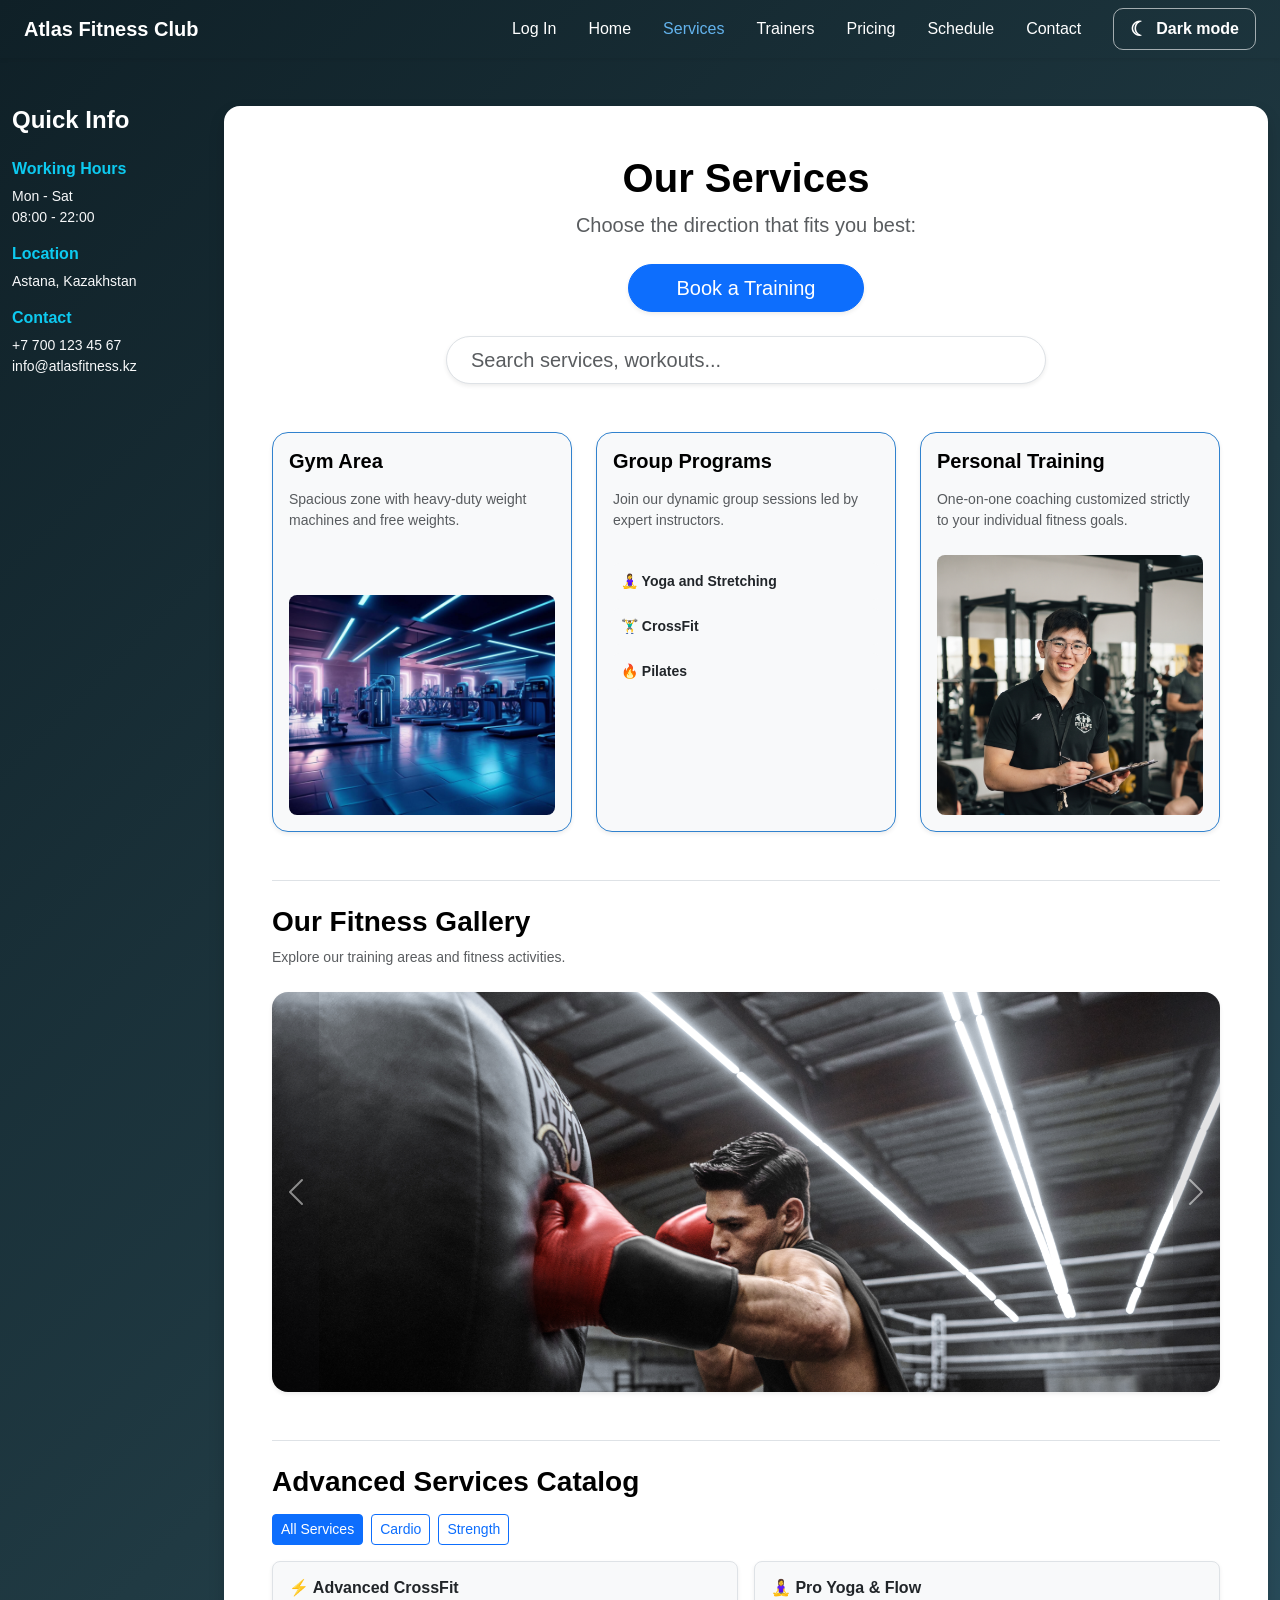
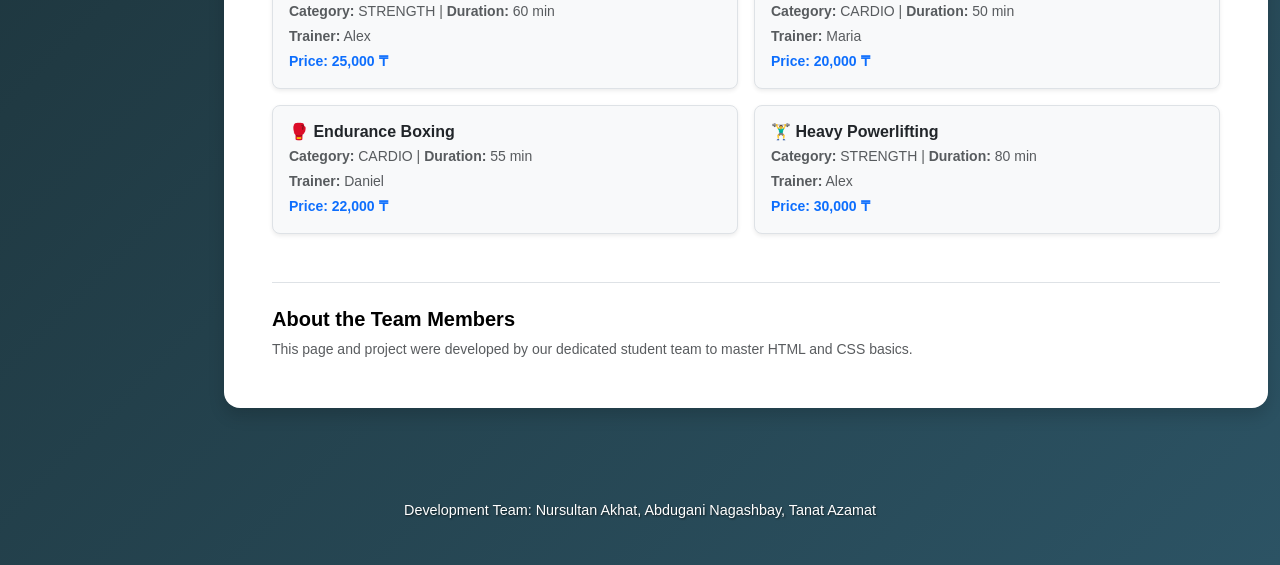
<file: services.html>
<!DOCTYPE html>
<html lang="en" data-bs-theme="light">
<head>
    <meta charset="UTF-8">
    <meta name="viewport" content="width=device-width, initial-scale=1.0">
    <title>Atlas Fitness Club - Services</title>
    <link href="vendor/bootstrap-5.3.0/bootstrap.min.css" rel="stylesheet">
    <link rel="stylesheet" href="css/style.css">
    <link rel="stylesheet" href="css/final-additions.css">
    <script src="js/theme-init.js"></script>
</head>
<body class="bg-dark text-white  extra-theme-page">
    <!-- Scroll Progress Bar -->
<div id="scroll-progress-container" style="position: fixed; top: 0; left: 0; width: 100%; height: 5px; background: transparent; z-index: 9999;">
    <div id="scroll-progress-bar" style="height: 100%; width: 0%; background: linear-gradient(90deg, #3182ce, #00d2ff); transition: width 0.1s ease-out;"></div>
</div>

    <nav class="navbar navbar-expand-xl navbar-dark px-4 shadow-sm" style="background-color: transparent !important;">
        <div class="container-fluid px-0">
            <a class="navbar-brand fw-bold text-white" href="index.html">Atlas Fitness Club</a>
            <button class="navbar-toggler" type="button" data-bs-toggle="collapse" data-bs-target="#navbarNav">
                <span class="navbar-toggler-icon"></span>
            </button>
            
            <div class="collapse navbar-collapse" id="navbarNav">
                <ul class="navbar-nav ms-auto align-items-center">
                        <li class="nav-item"><a class="nav-link text-white px-3" href="login.html" data-account-link>Log In</a></li>
                    <li class="nav-item"><a class="nav-link text-white px-3" href="index.html">Home</a></li>
                    <li class="nav-item"><a class="nav-link text-white px-3 active" href="services.html">Services</a></li>
                    <li class="nav-item"><a class="nav-link text-white px-3" href="trainers.html">Trainers</a></li>
                    <li class="nav-item"><a class="nav-link text-white px-3" href="pricing.html">Pricing</a></li>
                    <li class="nav-item"><a class="nav-link text-white px-3" href="schedule.html">Schedule</a></li>
                    <li class="nav-item"><a class="nav-link text-white px-3" href="contact.html">Contact</a></li>
                    <li class="nav-item ms-lg-3 mt-3 mt-lg-0">
                        <button
                            type="button"
                            id="theme-toggle"
                            class="btn btn-outline-light"
                            aria-label="Switch to dark theme"
                            aria-pressed="false"
    >
                            <span id="theme-icon" aria-hidden="true">☾</span>
                            <span id="theme-label">Dark mode</span>
                        </button>
                    </li>
                </ul>
            </div>
        </div>
    </nav>

    <div class="container-fluid my-5 px-3">
        <div class="row align-items-start">
            
            <div class="col-lg-2 text-white mb-4 mb-lg-0 px-2">
                <div class="quick-info-box">
                    <h2 class="fw-bold mb-4 text-white fs-4">Quick Info</h2>
                    
                    <h3 class="h6 fw-bold text-info">Working Hours</h3>
                    <p class="text-light small mb-3">Mon - Sat<br>08:00 - 22:00</p>
                    
                    <h3 class="h6 fw-bold text-info">Location</h3>
                    <p class="text-light small mb-3">Astana, Kazakhstan</p>
                    
                    <h3 class="h6 fw-bold text-info">Contact</h3>
                    <p class="text-light small mb-0">+7 700 123 45 67<br>info@atlasfitness.kz</p>
                </div>
            </div>

            <div class="col-lg-10 px-2">
                <div class="theme-content bg-white rounded-4 shadow p-5">
                    
                    <div class="text-center mb-5">
                        <h1 class="fw-bold display-6 mb-2" style="color: #0f172a;">Our Services</h1>
                        <p class="text-secondary fs-5 mb-4">Choose the direction that fits you best:</p>
                        
                        <button id="open-popup-btn" class="btn btn-primary btn-lg rounded-pill px-5 shadow-sm mb-4">Book a Training</button>
                        
                        <!-- Строка живого поиска и подсказки (Task 1 & Task 2) -->
                        <div class="position-relative mx-auto" style="max-width: 600px;">
                            <input type="text" id="searchInput" class="form-control form-control-lg rounded-pill px-4 shadow-sm" placeholder="Search services, workouts...">
                            <div id="suggestions" class="dropdown-menu w-100 shadow-sm border-0 mt-1 text-start" style="display: none; position: absolute; z-index: 1000;"></div>
                        </div>
                    </div>

                    <div class="row g-4 mb-5">
                        <div class="col-lg-4 col-md-6">
                            <div class="card service-card h-100 p-3 shadow-sm border rounded-4 d-flex flex-column justify-content-between" style="border-color: #3182ce !important;">
                                <div>
                                    <h3 class="h5 fw-bold mb-3" style="color: #0f172a;">Gym Area</h3>
                                    <p class="text-muted small mb-4">Spacious zone with heavy-duty weight machines and free weights.</p>
                                </div>
                                <div>
                                    <img src="images/gym-hero.jpg" class="img-fluid rounded-3 w-100" alt="Gym Area" style="height: 220px; object-fit: cover;">
                                </div>
                            </div>
                        </div>

                        <div class="col-lg-4 col-md-6">
                            <div class="card service-card h-100 p-3 shadow-sm border rounded-4" style="border-color: #3182ce !important;">
                                <h3 class="h5 fw-bold mb-3" style="color: #0f172a;">Group Programs</h3>
                                <p class="text-muted small mb-4">Join our dynamic group sessions led by expert instructors.</p>
                                
                                <div class="mt-2">
                                    <div class="p-2 bg-light rounded-2 mb-2 text-dark small fw-bold">🧘‍♀️ Yoga and Stretching</div>
                                    <div class="p-2 bg-light rounded-2 mb-2 text-dark small fw-bold">🏋️‍♂️ CrossFit</div>
                                    <div class="p-2 bg-light rounded-2 text-dark small fw-bold">🔥 Pilates</div>
                                </div>
                            </div>
                        </div>

                        <div class="col-lg-4 col-md-12">
                            <div class="card service-card h-100 p-3 shadow-sm border rounded-4 d-flex flex-column justify-content-between" style="border-color: #3182ce !important;">
                                <div>
                                    <h3 class="h5 fw-bold mb-3" style="color: #0f172a;">Personal Training</h3>
                                    <p class="text-muted small mb-4">One-on-one coaching customized strictly to your individual fitness goals.</p>
                                </div>
                                <div>
                                    <img src="images/trainer66.jpg" class="img-fluid rounded-3 w-100" alt="Personal Training" style="height: 260px; object-fit: cover; object-position: top;">
                                </div>
                            </div>
                        </div>
                    </div>

                    <!-- Галерея (карусель) -->
                    <section class="mt-5 pt-4 border-top">
                        <div class="mb-4">
                            <h2 class="fw-bold h3" style="color: #0f172a;">Our Fitness Gallery</h2>
                            <p class="text-secondary small">Explore our training areas and fitness activities.</p>
                        </div>

                        <div id="fitnessGalleryCarousel" class="carousel slide shadow-sm rounded-4 overflow-hidden" data-bs-ride="carousel">
                            <div class="carousel-inner">
                                <div class="carousel-item active">
                                    <img src="images/boxing.jpg" class="d-block w-100 rounded-3" alt="Gallery 1" style="height: 400px; object-fit: cover; object-position: top;">
                                </div>
                                <div class="carousel-item">
                                    <img src="images/cardio.jpg" class="d-block w-100 rounded-3" alt="Gallery 2" style="height: 400px; object-fit: cover; object-position: top;">
                                </div>
                                <div class="carousel-item">
                                    <img src="images/crossfit.jpg" class="d-block w-100 rounded-3" alt="Gallery 3" style="height: 400px; object-fit: cover; object-position: top;">
                                </div>
                                <div class="carousel-item">
                                    <img src="images/cycling.jpg" class="d-block w-100 rounded-3" alt="Gallery 4" style="height: 400px; object-fit: cover; object-position: top;">
                                </div>
                                <div class="carousel-item">
                                    <img src="images/pilates.jpg" class="d-block w-100 rounded-3" alt="Gallery 5" style="height: 400px; object-fit: cover; object-position: top;">
                                </div>
                                <div class="carousel-item">
                                    <img src="images/pool.jpg" class="d-block w-100 rounded-3" alt="Gallery 6" style="height: 400px; object-fit: cover; object-position: top;">
                                </div>
                                <div class="carousel-item">
                                    <img src="images/strength.jpg" class="d-block w-100 rounded-3" alt="Gallery 7" style="height: 400px; object-fit: cover; object-position: top;">
                                </div>
                                <div class="carousel-item">
                                    <img src="images/weightlifting.jpg" class="d-block w-100 rounded-3" alt="Gallery 8" style="height: 400px; object-fit: cover; object-position: top;">
                                </div>
                                <div class="carousel-item">
                                    <img src="images/yoga.jpg" class="d-block w-100 rounded-3" alt="Gallery 9" style="height: 400px; object-fit: cover; object-position: top;">
                                </div>
                            </div>
                            <button class="carousel-control-prev bg-dark bg-opacity-25" type="button" data-bs-target="#fitnessGalleryCarousel" data-bs-slide="prev" style="width: 5%;">
                                <span class="carousel-control-prev-icon" aria-hidden="true"></span>
                                <span class="visually-hidden">Previous</span>
                            </button>
                            <button class="carousel-control-next bg-dark bg-opacity-25" type="button" data-bs-target="#fitnessGalleryCarousel" data-bs-slide="next" style="width: 5%;">
                                <span class="carousel-control-next-icon" aria-hidden="true"></span>
                                <span class="visually-hidden">Next</span>
                            </button>
                        </div>
                    </section>

                    <section class="mt-5 pt-4 border-top">
                        <h2 class="fw-bold h3 mb-3" style="color: #0f172a;">Advanced Services Catalog</h2>
                        
                        <div class="mb-3 d-flex gap-2">
                            <button class="btn btn-outline-primary btn-sm filter-btn active" data-filter="all">All Services</button>
                            <button class="btn btn-outline-primary btn-sm filter-btn" data-filter="cardio">Cardio</button>
                            <button class="btn btn-outline-primary btn-sm filter-btn" data-filter="strength">Strength</button>
                        </div>

                        <div class="row g-3" id="dynamic-catalog-container">
                        </div>
                    </section>

                    <section class="mt-5 pt-4 border-top">
                        <h3 class="fw-bold h5" style="color: #0f172a;">About the Team Members</h3>
                        <p class="text-muted small mb-0">This page and project were developed by our dedicated student team to master HTML and CSS basics.</p>
                    </section>

                </div>
            </div>

        </div>
    </div>

    <!-- Popup-окно -->
    <div role="dialog" aria-modal="true" aria-label="Book your training" id="popup-overlay" style="display: none; position: fixed; top: 0; left: 0; width: 100%; height: 100%; background: rgba(0,0,0,0.7); z-index: 1050; justify-content: center; align-items: center;">
        <div class="theme-dialog bg-white p-5 rounded-4 shadow-lg position-relative" style="width: 100%; max-width: 500px; color: #0f172a;">
            <button id="close-popup-btn" class="btn-close position-absolute top-0 end-0 m-4" aria-label="Close"></button>
            
            <h3 class="fw-bold mb-3 text-center">Book Your Training</h3>
            <p class="text-secondary small text-center mb-4">Enter your details to try a training booking.</p>
            
            <form id="booking-form" novalidate>
                <div class="mb-3">
                    <label for="fullName" class="form-label fw-bold small">Full Name</label>
                    <input type="text" class="form-control" id="fullName" placeholder="Enter your full name">
                    <div class="invalid-feedback" id="name-error">Please enter your name.</div>
                </div>

                <div class="mb-3">
                    <label for="email" class="form-label fw-bold small">Email address</label>
                    <input type="text" inputmode="email" class="form-control" id="email" placeholder="name@example.com">
                    <div class="invalid-feedback" id="email-error">Please enter a valid email format.</div>
                </div>

<div class="mb-3">
                    <label for="bookingPhone" class="form-label fw-bold small">Phone number</label>
                    <input type="tel" class="form-control" id="bookingPhone" autocomplete="tel" placeholder="+7 700 123 45 67">
                    <div class="invalid-feedback" id="bookingPhone-error"></div>
                </div>
                <p class="text-secondary small">Demo booking only. No request is sent to the club. <a href="signup.html">Create an account</a> to use a member profile.</p>
                <p id="bookingFormStatus" role="status" aria-live="polite"></p>
                <button type="submit" id="submit-btn" class="btn btn-primary w-100 py-2 fw-bold">Submit Booking</button>            </form>
        </div>
    </div>

    <footer class="text-center py-4 text-white">
        <p class="mb-0">Development Team: Nursultan Akhat, Abdugani Nagashbay, Tanat Azamat</p>
    </footer>

    <!-- Task 7: Toast Notification Container -->
<div id="custom-toast" class="toast-container position-fixed bottom-0 end-0 p-3" style="z-index: 1050; display: none;">
    <div class="toast show bg-success text-white shadow-lg border-0" role="alert" aria-live="assertive" aria-atomic="true">
        <div class="toast-header bg-success text-white border-0">
            <strong class="me-auto">Atlas Fitness</strong>
            <small>Just now</small>
            <button type="button" class="btn-close btn-close-white" aria-label="Close" onclick="$('#custom-toast').fadeOut();"></button>
        </div>
        <div class="toast-body fw-semibold" id="toast-message-text">
            Demo booking saved on this device. No booking has been sent.
        </div>
    </div>
</div>

    <script src="vendor/bootstrap-5.3.0/bootstrap.bundle.min.js"></script>
    <script src="js/vendor/jquery-4.0.0.min.js"></script>
    <script src="js/validation.js"></script>
    <script src="script.js"></script>
    <script src="js/forms.js"></script>
    <script src="js/auth.js"></script>
</body>
</html>
</file>
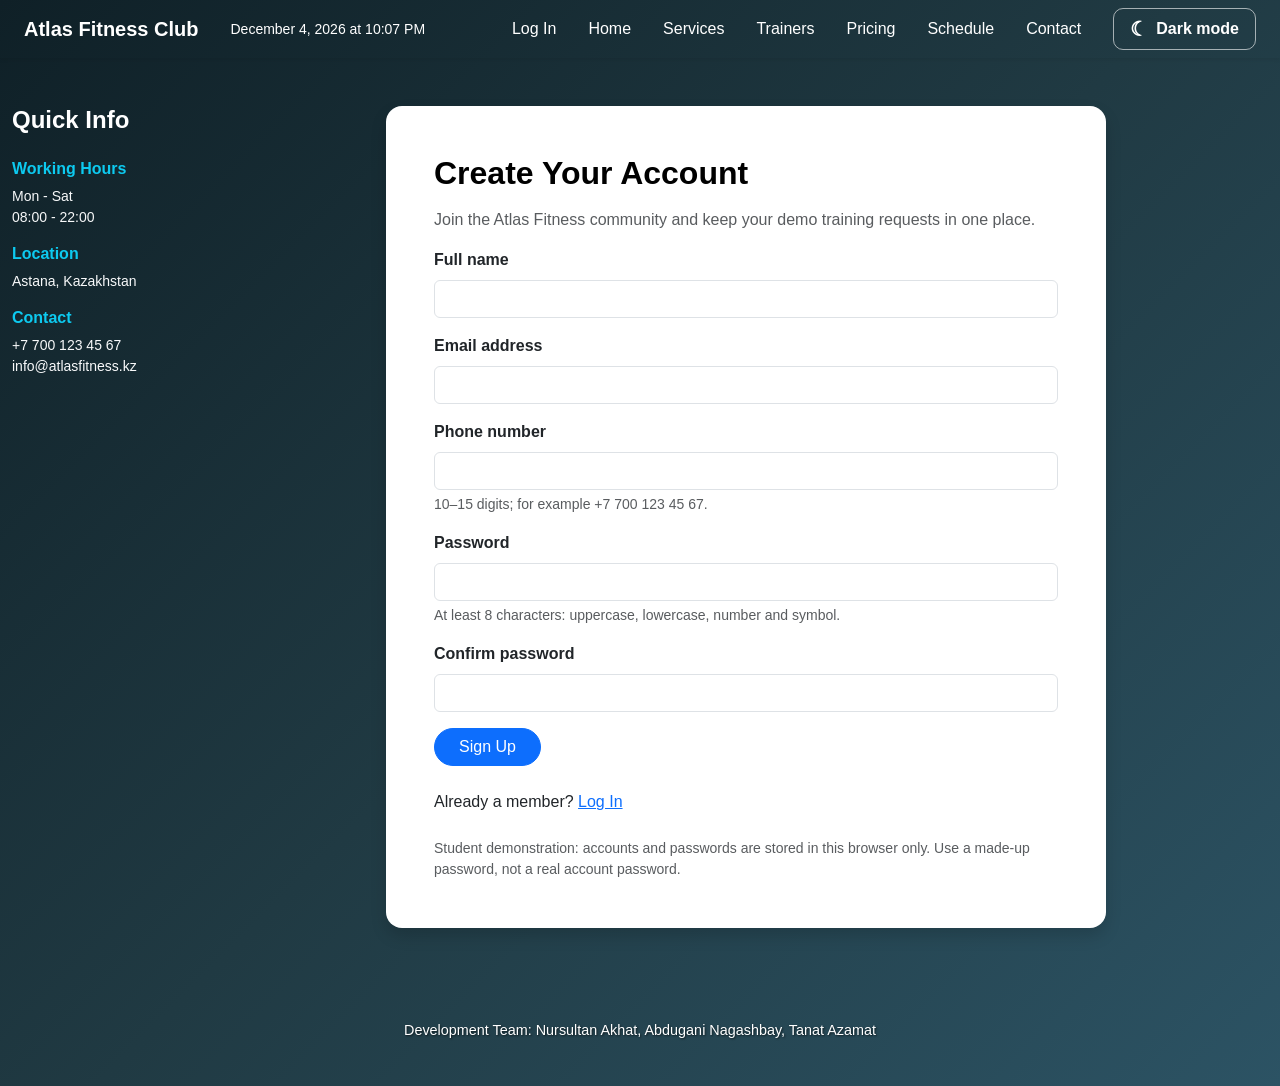
<file: signup.html>
<!DOCTYPE html>
<html lang="en" data-bs-theme="light">

<head>
    <meta charset="UTF-8">
    <meta name="viewport" content="width=device-width, initial-scale=1.0">
    <title>Sign Up | Atlas Fitness Club</title>

    <link href="vendor/bootstrap-5.3.3/bootstrap.min.css" rel="stylesheet">
    <link rel="stylesheet" href="css/style.css">
    <link rel="stylesheet" href="css/final-additions.css">
    <script src="js/theme-init.js"></script>
    
    <!-- Task 0: CDN first, then the bundled copy if the CDN is unavailable. -->
    <script src="js/vendor/jquery-4.0.0.min.js"></script>
</head>

<body class="bg-dark text-white extra-theme-page account-page">

    <nav class="navbar navbar-expand-xl navbar-dark px-4 shadow-sm">
        <div class="container-fluid px-0">

            <a class="navbar-brand fw-bold text-white" href="index.html">
                Atlas Fitness Club
            </a>

            <div id="current-datetime" class="datetime-box text-light small ms-3 d-none d-lg-block">
                Loading date and time...
            </div>

            <button
                class="navbar-toggler"
                type="button"
                data-bs-toggle="collapse"
                data-bs-target="#accountNavbar"
                aria-controls="accountNavbar"
                aria-expanded="false"
                aria-label="Toggle navigation"
            >
                <span class="navbar-toggler-icon"></span>
            </button>

            <div class="collapse navbar-collapse" id="accountNavbar">
                <ul class="navbar-nav ms-auto align-items-center">
                        <li class="nav-item"><a class="nav-link text-white px-3" href="login.html" data-account-link>Log In</a></li>

                    <li class="nav-item">
                        <a class="nav-link text-white px-3" href="index.html">
                            Home
                        </a>
                    </li>

                    <li class="nav-item">
                        <a class="nav-link text-white px-3" href="services.html">
                            Services
                        </a>
                    </li>

                    <li class="nav-item">
                        <a class="nav-link text-white px-3" href="trainers.html">
                            Trainers
                        </a>
                    </li>

                    <li class="nav-item">
                        <a class="nav-link text-white px-3" href="pricing.html">
                            Pricing
                        </a>
                    </li>

                    <li class="nav-item">
                        <a class="nav-link text-white px-3" href="schedule.html">
                            Schedule
                        </a>
                    </li>

                    <li class="nav-item">
                        <a class="nav-link text-white px-3" href="contact.html">
                            Contact
                        </a>
                    </li>
                    <li class="nav-item ms-lg-3 mt-3 mt-lg-0">
                        <button
                            type="button"
                            id="theme-toggle"
                            class="btn btn-outline-light"
                            aria-label="Switch to dark theme"
                            aria-pressed="false"
    >
                            <span id="theme-icon" aria-hidden="true">☾</span>
                            <span id="theme-label">Dark mode</span>
                        </button>
                    </li>

                </ul>
            </div>

        </div>
    </nav>

    <main class="container-fluid my-5 px-3">
        <div class="row align-items-start">
                        <aside class="col-lg-2 text-white mb-4 mb-lg-0 px-2">
                <div class="quick-info-box">

                    <h2 class="fw-bold mb-4 text-white fs-4">
                        Quick Info
                    </h2>

                    <div class="mb-3">
                        <h3 class="h6 fw-bold text-info">
                            Working Hours
                        </h3>

                        <p class="text-light small mb-0">
                            Mon - Sat<br>
                            08:00 - 22:00
                        </p>
                    </div>

                    <div class="mb-3">
                        <h3 class="h6 fw-bold text-info">
                            Location
                        </h3>

                        <p class="text-light small mb-0">
                            Astana, Kazakhstan
                        </p>
                    </div>

                    <div>
                        <h3 class="h6 fw-bold text-info">
                            Contact
                        </h3>

                        <p class="text-light small mb-0">
                            +7 700 123 45 67<br>
                            info@atlasfitness.kz
                        </p>
                    </div>

                </div>
            </aside>


            <div class="col-lg-10 px-2">
                <div class="theme-content account-panel bg-white text-dark rounded-4 shadow p-4 p-md-5">
                    
    <h1 class="h2 fw-bold mb-3">Create Your Account</h1>
    <p class="text-secondary">Join the Atlas Fitness community and keep your demo training requests in one place.</p>
    <form id="signupForm" novalidate>
        <div class="mb-3">
        <label class="form-label" for="signupName">Full name</label>
        <input class="form-control" id="signupName" name="signupName" type="text" autocomplete="name">
        <div class="invalid-feedback" id="signupName-error"></div>
    </div>
        <div class="mb-3">
        <label class="form-label" for="signupEmail">Email address</label>
        <input class="form-control" id="signupEmail" name="signupEmail" type="text" autocomplete="email" inputmode="email">
        <div class="invalid-feedback" id="signupEmail-error"></div>
    </div>
        <div class="mb-3">
        <label class="form-label" for="signupPhone">Phone number</label>
        <input class="form-control" id="signupPhone" name="signupPhone" type="tel" autocomplete="tel" aria-describedby="signupPhone-help">
        <div class="form-text" id="signupPhone-help">10–15 digits; for example +7 700 123 45 67.</div><div class="invalid-feedback" id="signupPhone-error"></div>
    </div>
        <div class="mb-3">
        <label class="form-label" for="signupPassword">Password</label>
        <input class="form-control" id="signupPassword" name="signupPassword" type="password" autocomplete="new-password" aria-describedby="signupPassword-help">
        <div class="form-text" id="signupPassword-help">At least 8 characters: uppercase, lowercase, number and symbol.</div><div class="invalid-feedback" id="signupPassword-error"></div>
    </div>
        <div class="mb-3">
        <label class="form-label" for="signupConfirm">Confirm password</label>
        <input class="form-control" id="signupConfirm" name="signupConfirm" type="password" autocomplete="new-password">
        <div class="invalid-feedback" id="signupConfirm-error"></div>
    </div>
        <button type="submit" class="btn btn-primary rounded-pill px-4">Sign Up</button>
    </form>
    <div id="authStatus" role="status" aria-live="polite" hidden></div>
    <p class="mt-4">Already a member? <a href="login.html">Log In</a></p>
    <p class="small text-secondary mt-4 mb-0">Student demonstration: accounts and passwords are stored in this browser only. Use a made-up password, not a real account password.</p>

                </div>
            </div>
        </div>
    </main>
    <footer class="text-center py-4 text-white">

        <p class="mb-0">
            Development Team:
            Nursultan Akhat,
            Abdugani Nagashbay,
            Tanat Azamat
        </p>

    </footer>

    <script src="vendor/bootstrap-5.3.3/bootstrap.bundle.min.js"></script>
    <script src="js/validation.js"></script>
    <script src="script.js"></script>
    <script src="js/forms.js"></script>
    <script src="js/auth.js"></script>

</body>
</html>
</file>
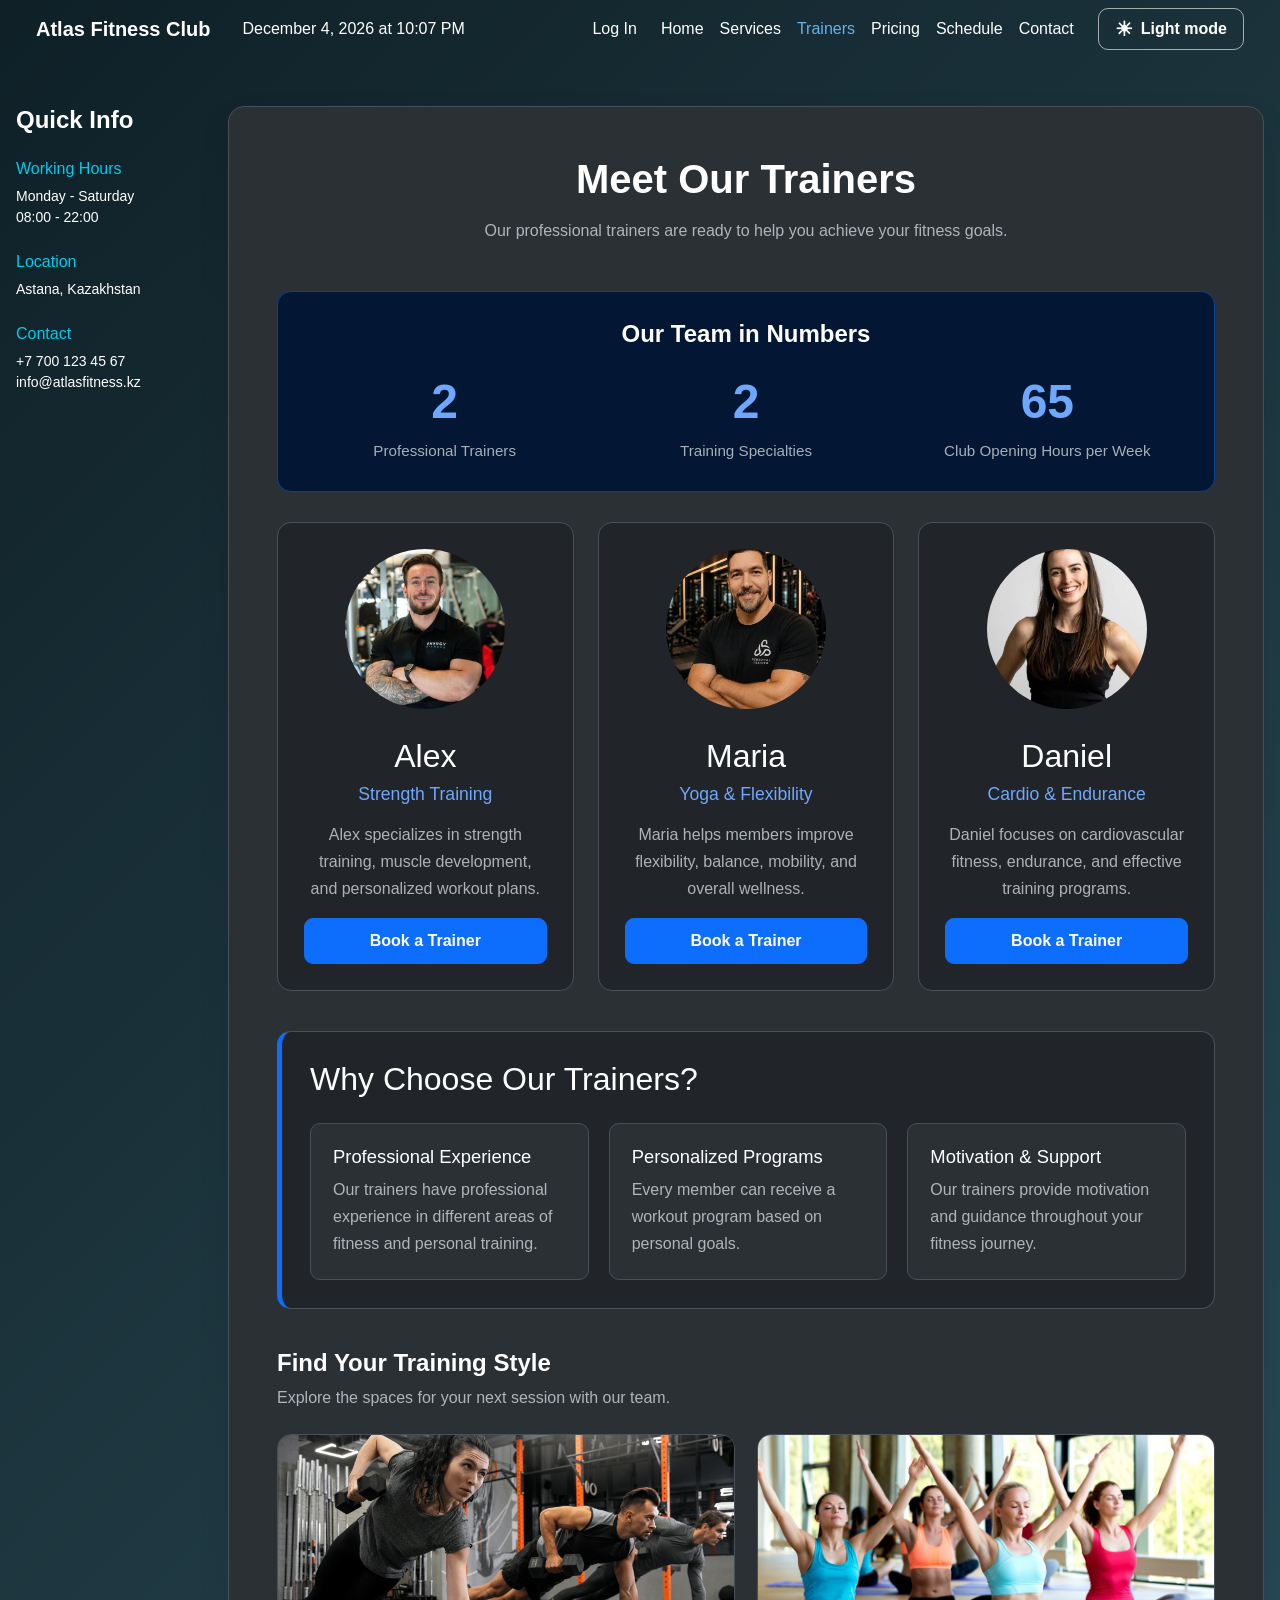
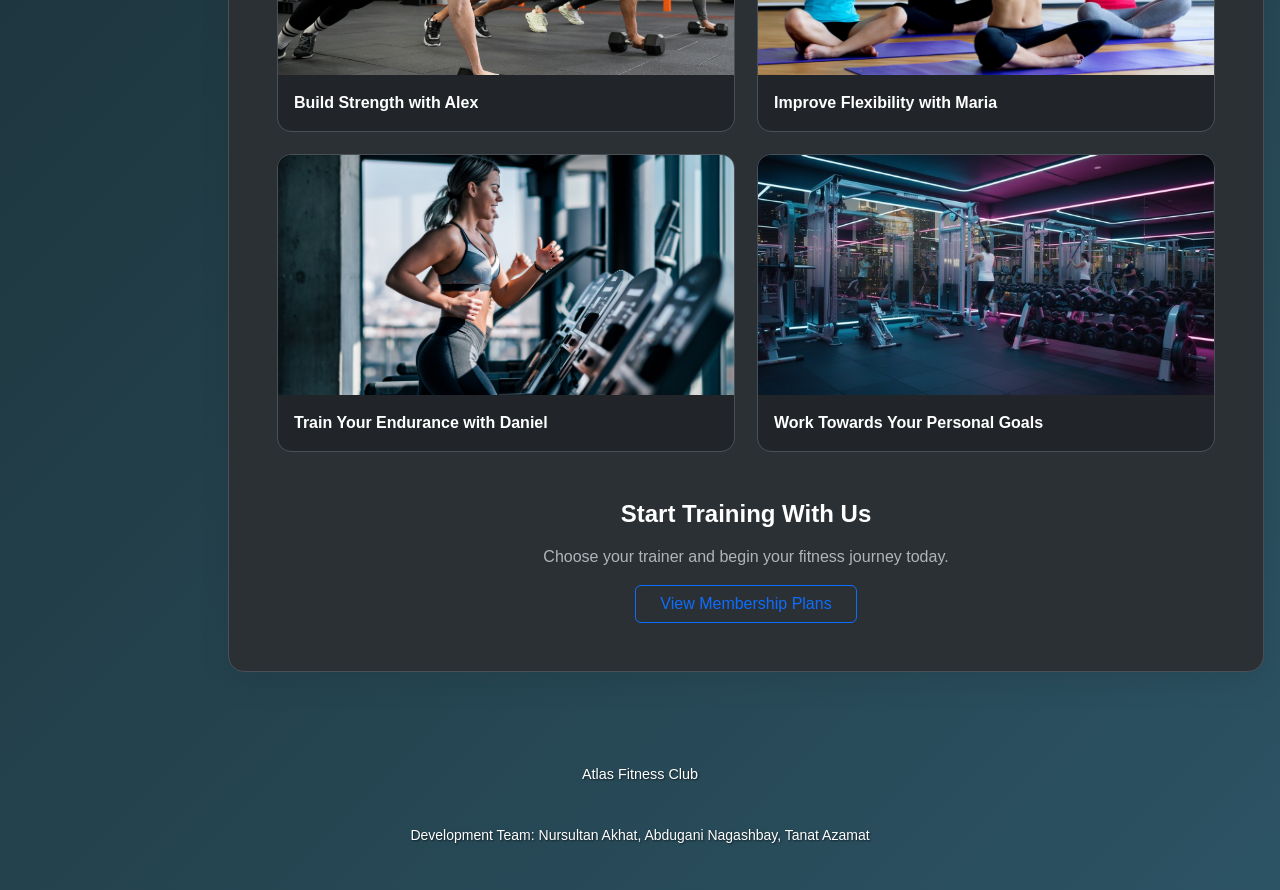
<file: trainers.html>
<!DOCTYPE html>
<html lang="en" data-bs-theme="dark">

<head>
    <meta charset="UTF-8">
    <meta name="viewport" content="width=device-width, initial-scale=1.0">
    <title>Trainers | Atlas Fitness Club</title>

    <link href="vendor/bootstrap-5.3.3/bootstrap.min.css" rel="stylesheet">
    <link rel="stylesheet" href="css/style.css">
    <link rel="stylesheet" href="css/final-additions.css">
    <script src="js/theme-init.js"></script>

    <script src="js/vendor/jquery-4.0.0.min.js"></script>
</head>


<body class="trainers-page bg-body text-body">

    <header>
        <nav class="navbar navbar-expand-xl bg-body-tertiary px-4 shadow-sm">
            <div class="container-fluid">

                <a class="navbar-brand fw-bold" href="index.html">
                    Atlas Fitness Club
                </a>

                <div id="current-datetime" class="datetime-box ms-3 d-none d-lg-block">
                    Loading date and time...
                </div>

                <button
                    class="navbar-toggler"
                    type="button"
                    data-bs-toggle="collapse"
                    data-bs-target="#navbarContent"
                    aria-controls="navbarContent"
                    aria-expanded="false"
                    aria-label="Toggle navigation"
                >
                    <span class="navbar-toggler-icon"></span>
                </button>

                <div class="collapse navbar-collapse" id="navbarContent">
                    <ul class="navbar-nav ms-auto align-items-lg-center">
                        <li class="nav-item"><a class="nav-link text-white px-3" href="login.html" data-account-link>Log In</a></li>

                        <li class="nav-item">
                            <a class="nav-link" href="index.html">Home</a>
                        </li>

                        <li class="nav-item">
                            <a class="nav-link" href="services.html">Services</a>
                        </li>

                        <li class="nav-item">
                            <a class="nav-link active" href="trainers.html" aria-current="page">
                                Trainers
                            </a>
                        </li>

                        <li class="nav-item">
                            <a class="nav-link" href="pricing.html">Pricing</a>
                        </li>

                        <li class="nav-item">
                            <a class="nav-link" href="schedule.html">Schedule</a>
                        </li>

                        <li class="nav-item">
                            <a class="nav-link" href="contact.html">Contact</a>
                        </li>

                        <li class="nav-item ms-lg-3 mt-3 mt-lg-0">
                            <button
                                type="button"
                                id="theme-toggle"
                                class="btn btn-outline-secondary"
                                aria-label="Switch to light theme"
                                aria-pressed="true"
                            >
                                <span id="theme-icon" aria-hidden="true">☀</span>
                                <span id="theme-label">Light mode</span>
                            </button>
                        </li>

                    </ul>
                </div>

            </div>
        </nav>
    </header>

    <main class="container-fluid my-5 px-3">
        <div class="row">

            <aside class="col-lg-2 mb-4">
                <div class="quick-info-box bg-body-tertiary text-body rounded-4 p-3">

                    <h2 class="fs-4 fw-bold mb-4">Quick Info</h2>

                    <div class="mb-4">
                        <h3 class="h6 text-info">Working Hours</h3>
                        <p class="small">
                            Monday - Saturday<br>
                            08:00 - 22:00
                        </p>
                    </div>

                    <div class="mb-4">
                        <h3 class="h6 text-info">Location</h3>
                        <p class="small">Astana, Kazakhstan</p>
                    </div>

                    <div class="mb-4">
                        <h3 class="h6 text-info">Contact</h3>
                        <p class="small">
                            +7 700 123 45 67<br>
                            info@atlasfitness.kz
                        </p>
                    </div>

                </div>
            </aside>

            <div class="col-lg-10">
                <div class="page-content bg-body-tertiary text-body rounded-4 p-4 p-md-5">

                    <section class="text-center mb-5">
                        <h1 class="fw-bold mb-3">Meet Our Trainers</h1>
                        <p class="text-body-secondary">
                            Our professional trainers are ready to help you
                            achieve your fitness goals.
                        </p>
                    </section>

                    <section class="fitness-stats" aria-labelledby="teamStatsTitle">
                        <h2 id="teamStatsTitle" class="h4 fw-bold text-center mb-4">
                            Our Team in Numbers
                        </h2>

                        <div class="fitness-stats-grid">
                            <div>
                                <span class="fitness-stat-number">
                                    <span class="fitness-counter" data-target="3">3</span>
                                </span>
                                <p class="fitness-stat-label">Professional Trainers</p>
                            </div>

                            <div>
                                <span class="fitness-stat-number">
                                    <span class="fitness-counter" data-target="3">3</span>
                                </span>
                                <p class="fitness-stat-label">Training Specialties</p>
                            </div>

                            <div>
                                <span class="fitness-stat-number">
                                    <span class="fitness-counter" data-target="84">84</span>
                                </span>
                                <p class="fitness-stat-label">Club Opening Hours per Week</p>
                            </div>
                        </div>
                    </section>

                    <section class="trainer-grid" aria-label="Our trainers">

                        <div class="trainer-card bg-body text-body">
                            <img
                                src="data:image/svg+xml,%3Csvg xmlns='http://www.w3.org/2000/svg' width='160' height='160'%3E%3Crect width='160' height='160' fill='%2364758b'/%3E%3C/svg%3E"
                                data-src="images/trainer1.jpg"
                                alt="Fitness trainer Alex"
                                class="trainer-photo fitness-lazy"
                                width="160"
                                height="160"
                            >

                            <h2>Alex</h2>
                            <h3 class="h4">Strength Training</h3>

                            <p>
                                Alex specializes in strength training,
                                muscle development, and personalized workout plans.
                            </p>

                            <button
                                type="button"
                                class="btn btn-primary book-trainer"
                                data-trainer="Alex"
                                aria-haspopup="dialog"
                                aria-controls="trainerModal"
                            >
                                Book a Trainer
                            </button>
                        </div>

                        <div class="trainer-card bg-body text-body">
                            <img
                                src="data:image/svg+xml,%3Csvg xmlns='http://www.w3.org/2000/svg' width='160' height='160'%3E%3Crect width='160' height='160' fill='%2364758b'/%3E%3C/svg%3E"
                                data-src="images/trainer2.jpg"
                                alt="Fitness trainer Maria"
                                class="trainer-photo fitness-lazy"
                                width="160"
                                height="160"
                            >

                            <h2>Maria</h2>
                            <h3 class="h4">Yoga &amp; Flexibility</h3>

                            <p>
                                Maria helps members improve flexibility,
                                balance, mobility, and overall wellness.
                            </p>

                            <button
                                type="button"
                                class="btn btn-primary book-trainer"
                                data-trainer="Maria"
                                aria-haspopup="dialog"
                                aria-controls="trainerModal"
                            >
                                Book a Trainer
                            </button>
                        </div>

                        <div class="trainer-card bg-body text-body">
                            <img
                                src="data:image/svg+xml,%3Csvg xmlns='http://www.w3.org/2000/svg' width='160' height='160'%3E%3Crect width='160' height='160' fill='%2364758b'/%3E%3C/svg%3E"
                                data-src="images/trainer3.jpg"
                                alt="Fitness trainer Daniel"
                                class="trainer-photo fitness-lazy"
                                width="160"
                                height="160"
                            >

                            <h2>Daniel</h2>
                            <h3 class="h4">Cardio &amp; Endurance</h3>

                            <p>
                                Daniel focuses on cardiovascular fitness,
                                endurance, and effective training programs.
                            </p>

                            <button
                                type="button"
                                class="btn btn-primary book-trainer"
                                data-trainer="Daniel"
                                aria-haspopup="dialog"
                                aria-controls="trainerModal"
                            >
                                Book a Trainer
                            </button>
                        </div>

                    </section>

                    <section id="about-team" class="bg-body text-body">
                        <h2>Why Choose Our Trainers?</h2>

                        <div class="team-members">
                            <div class="bg-body-tertiary text-body">
                                <h3>Professional Experience</h3>
                                <p>
                                    Our trainers have professional experience
                                    in different areas of fitness and personal training.
                                </p>
                            </div>

                            <div class="bg-body-tertiary text-body">
                                <h3>Personalized Programs</h3>
                                <p>
                                    Every member can receive a workout
                                    program based on personal goals.
                                </p>
                            </div>

                            <div class="bg-body-tertiary text-body">
                                <h3>Motivation &amp; Support</h3>
                                <p>
                                    Our trainers provide motivation and
                                    guidance throughout your fitness journey.
                                </p>
                            </div>
                        </div>
                    </section>

                    <section class="training-gallery" aria-labelledby="trainingGalleryTitle">
                        <h2 id="trainingGalleryTitle" class="h4 fw-bold">
                            Find Your Training Style
                        </h2>

                        <p class="text-body-secondary">
                            Explore the spaces for your next session with our team.
                        </p>

                        <div class="training-gallery-grid">
                            <figure class="bg-body text-body">
                                <img
                                    src="data:image/svg+xml,%3Csvg xmlns='http://www.w3.org/2000/svg' width='640' height='400'%3E%3Crect width='640' height='400' fill='%2364758b'/%3E%3C/svg%3E"
                                    data-src="images/strength.jpg"
                                    class="fitness-lazy"
                                    alt="Strength training area"
                                    width="640"
                                    height="400"
                                >
                                <figcaption>Build Strength with Alex</figcaption>
                            </figure>

                            <figure class="bg-body text-body">
                                <img
                                    src="data:image/svg+xml,%3Csvg xmlns='http://www.w3.org/2000/svg' width='640' height='400'%3E%3Crect width='640' height='400' fill='%2364758b'/%3E%3C/svg%3E"
                                    data-src="images/yoga.jpg"
                                    class="fitness-lazy"
                                    alt="Yoga and flexibility training"
                                    width="640"
                                    height="400"
                                >
                                <figcaption>Improve Flexibility with Maria</figcaption>
                            </figure>

                            <figure class="bg-body text-body">
                                <img
                                    src="data:image/svg+xml,%3Csvg xmlns='http://www.w3.org/2000/svg' width='640' height='400'%3E%3Crect width='640' height='400' fill='%2364758b'/%3E%3C/svg%3E"
                                    data-src="images/cardio.jpg"
                                    class="fitness-lazy"
                                    alt="Cardio training equipment"
                                    width="640"
                                    height="400"
                                >
                                <figcaption>Train Your Endurance with Daniel</figcaption>
                            </figure>

                            <figure class="bg-body text-body">
                                <img
                                    src="data:image/svg+xml,%3Csvg xmlns='http://www.w3.org/2000/svg' width='640' height='400'%3E%3Crect width='640' height='400' fill='%2364758b'/%3E%3C/svg%3E"
                                    data-src="images/gym-zone.jpg"
                                    class="fitness-lazy"
                                    alt="Atlas Fitness Club gym area"
                                    width="640"
                                    height="400"
                                >
                                <figcaption>Work Towards Your Personal Goals</figcaption>
                            </figure>
                        </div>
                    </section>

                    <section class="text-center mt-5">
                        <h2 class="h4 fw-bold mb-3">Start Training With Us</h2>

                        <p class="text-body-secondary">
                            Choose your trainer and begin your fitness journey today.
                        </p>

                        <a href="pricing.html" class="btn btn-outline-primary px-4">
                            View Membership Plans
                        </a>
                    </section>

                </div>
            </div>

        </div>
    </main>

    <div
        id="trainerModal"
        class="trainer-modal"
        role="dialog"
        aria-modal="true"
        aria-hidden="true"
        aria-labelledby="trainerModalTitle"
        aria-describedby="trainerModalDescription"
    >
        <div class="trainer-modal-content bg-body text-body">

            <button
                type="button"
                id="closeTrainerModal"
                class="trainer-modal-close text-body"
                aria-label="Close booking form"
            >
                &times;
            </button>

            <h2 id="trainerModalTitle" class="h3 fw-bold mb-3">
                Book a Trainer
            </h2>

            <p id="trainerModalDescription" class="text-body-secondary mb-4">
                Complete this demonstration form to check your booking details.
                No booking will be sent.
            </p>

            <form id="trainerForm" novalidate>
                <div class="mb-3">
                    <label for="trainerName">Full Name</label>
                    <input
                        type="text"
                        id="trainerName"
                        name="fullName"
                        class="form-control"
                        placeholder="Enter your full name"
                        autocomplete="name"
                    >
                </div>

                <div class="mb-3">
                    <label for="trainerEmail">Email Address</label>
                    <input
                        type="text" inputmode="email"
                        id="trainerEmail"
                        name="email"
                        class="form-control"
                        placeholder="example@gmail.com"
                        autocomplete="email"
                    >
                </div>

                <div class="mb-3">
                    <label for="trainerPhone">Phone number</label>
                    <input type="tel" id="trainerPhone" class="form-control" autocomplete="tel" placeholder="+7 700 123 45 67">
                    <div class="invalid-feedback" id="trainerPhone-error"></div>
                </div>
                <div class="mb-3">
                    <label for="selectedTrainer">Selected Trainer</label>
                    <input
                        type="text"
                        id="selectedTrainer"
                        name="trainer"
                        class="form-control"
                        readonly
                    >
                </div>

                <div class="mb-3">
                    <label for="trainerMessage">Message</label>
                    <textarea
                        id="trainerMessage"
                        name="message"
                        class="form-control"
                        rows="3"
                        placeholder="Tell us about your fitness goals"
                    ></textarea>
                </div>

                <button type="submit" class="btn btn-primary w-100">
                    Check Booking Details
                </button>
            </form>

            <p
                id="bookingMessage"
                class="booking-message"
                role="status"
                aria-live="polite"
            ></p>

        </div>
    </div>

    <footer class="text-center bg-body-tertiary text-body py-4">
        <p class="mb-0">Atlas Fitness Club</p>
        <p class="small mb-0">
            Development Team:
            Nursultan Akhat,
            Abdugani Nagashbay,
            Tanat Azamat
        </p>
    </footer>

    <script src="vendor/bootstrap-5.3.3/bootstrap.bundle.min.js"></script>
    <script src="js/validation.js"></script>
    <script src="script.js"></script>
    <script src="js/forms.js"></script>
    <script src="js/auth.js"></script>
</body>
</html>
</file>
<file: css/style.css>
body {
    font-family: 'Segoe UI', Tahoma, Geneva, Verdana, sans-serif;
    background: linear-gradient(135deg, #0f2027, #203a43, #2c5364); 
    color: #333333;
    margin: 0;
    padding: 0;
    min-height: 100vh;
}

h1,h2, h3 {
    color: #1a365d;
}


#main-header {
    display: flex;
    justify-content: space-between;
    align-items: center;
    flex-wrap: wrap; 
    background-color: rgba(10, 25, 47, 0.95);
    padding: 15px 30px;
    box-shadow: 0 4px 10px rgba(0, 0, 0, 0.4);
}

.nav-menu {
    display: flex;
    gap: 15px; 
    flex-wrap: wrap;
}

.nav-menu a {
    color: white;
    text-decoration: none;
    margin: 0 15px;
    font-weight: 600;
    font-size: 1.1rem;
    transition: color 0.3s ease;
}

.nav-menu a:hover {
    color: #63b3ed;
    text-decoration: underline;
}

.container {
    max-width: 1100px; 
    margin: 30px auto;
    padding: 30px;
    background-color: rgba(255, 255, 255, 0.95);
    border-radius: 12px;
    box-shadow: 0 10px 25px rgba(0, 0, 0, 0.3);
}

.main-img, .service-img, .map-img {
    width: 100%;
    max-height: 300px;
    object-fit: cover;
    border-radius: 8px;
    margin-top: 15px;
    box-shadow: 0 4px 8px rgba(0, 0, 0, 0.1);

}

.features-list {
    background: #f7fafc;
    padding: 20px 20px 20px 40px;
    border-radius: 8px;
    border-left: 5px solid #3182ce;
}

.features-list li {
    margin-bottom: 10px;
    font-size: 1.05rem;
}

.highlight {
    margin-bottom: 10px; 
    font-size: 1.1rem;     
}

/* --- Footer --- */
footer p {
    text-align: center;
    color: #e2e8f0;
    font-size: 0.9rem;
    padding: 20px 0;
    text-shadow: 1px 1px 2px rgba(0, 0, 0, 0.6);
}


.trainer-grid {
    display: flex;
    gap: 25px;
    align-items: stretch;
    margin-top: 30px;
}

.trainer-card {
    flex: 1;
    display: flex;
    flex-direction: column;
    box-sizing: border-box;
    background: #f7fafc;
    padding: 25px;
    border-radius: 10px;
    text-align: center;
    border: 1px solid #e2e8f0;
    transition: 0.3s ease;
}

.trainer-card:hover {
    transform: translateY(-5px);
    box-shadow: 0 8px 20px rgba(0, 0, 0, 0.12);
}

.trainer-card img.trainer-photo {
    width: 160px;
    height: 160px;
    object-fit: cover;
    border-radius: 50%;
    display: block;
    margin: 0 auto 20px;
}

.trainer-card h2 {
    margin: 10px 0 5px;
}

.trainer-card h4 {
    color: #3182ce;
    margin: 5px 0 15px;
}

.trainer-card p {
    line-height: 1.6;
}




#about-team {
    margin-top: 50px;
    margin-bottom: 50px;
    padding: 30px;
    background: #f7fafc;
    border-radius: 10px;
    border-left: 5px solid #3182ce;
}

#about-team h2 {
    margin-top: 0;
}

.team-members {
    display: grid;
    grid-template-columns: repeat(3, 1fr);
    gap: 20px;
    margin-top: 25px;
}

.team-members div {
    background: white;
    padding: 20px;
    border-radius: 8px;
    border: 1px solid #e2e8f0;
}

.team-members h3 {
    margin-top: 0;
}




.pricing-table {
    width: 100%;
    border-collapse: collapse;
    margin-top: 30px;
    background: white;
    border-radius: 8px;
    overflow: hidden;
}

.pricing-table th {
    background: #1a365d;
    color: white;
    padding: 16px;
    text-align: left;
}

.pricing-table td {
    padding: 16px;
    border-bottom: 1px solid #e2e8f0;
}

.pricing-table tr:hover td {
    background: #f7fafc;
}



.bonus-section {
    margin-top: 45px;
    margin-bottom: 50px;
}

.bonus-section h2 {
    margin-bottom: 25px;
}

.bonus-grid {
    display: flex;
    gap: 20px;
    align-items: stretch;
}

.bonus-card {
    flex: 1;
    display: flex;
    flex-direction: column;
    background: #f7fafc;
    padding: 25px;
    border-radius: 10px;
    border: 1px solid #e2e8f0;
    transition: 0.3s ease;
    box-sizing: border-box;
}

.bonus-card:hover {
    transform: translateY(-5px);
    box-shadow: 0 8px 20px rgba(0, 0, 0, 0.12);
}

.bonus-card h3 {
    margin-top: 0;
    margin-bottom: 15px;
}

.bonus-card p {
    color: #555;
    line-height: 1.5;
    margin-bottom: 0;
}

.trainer-card .book-trainer {
    margin-top: auto;
    padding: 10px 20px;
    border-radius: 8px;
    font-weight: 600;
}

.trainer-modal {
    display: none;
    position: fixed;
    inset: 0;
    background: rgba(0, 0, 0, 0.75);
    z-index: 9999;
    justify-content: center;
    align-items: center;
    padding: 20px;
}

.trainer-modal-content {
    background: white;
    color: #212529;
    width: 100%;
    max-width: 480px;
    max-height: 90vh;
    overflow-y: auto;
    padding: 30px;
    border-radius: 12px;
    position: relative;
    box-shadow: 0 10px 35px rgba(0, 0, 0, 0.3);
}

.trainer-modal-close {
    position: absolute;
    top: 12px;
    right: 18px;
    background: transparent;
    border: none;
    font-size: 30px;
    cursor: pointer;
    color: #333;
}

.trainer-modal-close:hover {
    color: #dc3545;
}

.trainer-modal-content label {
    display: block;
    font-weight: 600;
    margin-bottom: 6px;
}

.trainer-modal-content input,
.trainer-modal-content textarea {
    display: block;
    width: 100%;
    padding: 10px;
    border: 1px solid #ced4da;
    border-radius: 8px;
    font-size: 16px;
}

.trainer-modal-content input:focus,
.trainer-modal-content textarea:focus {
    outline: none;
    border-color: #3182ce;
    box-shadow: 0 0 0 3px rgba(49, 130, 206, 0.15);
}

.trainer-modal-content input[readonly] {
    background: #f1f5f9;
}

.booking-message {
    margin-top: 15px;
    font-size: 14px;
    font-weight: 600;
}

.calculator-box {
    background: #f7fafc;
    border: 1px solid #e2e8f0;
    border-radius: 12px;
    padding: 25px;
}

.calculator-box h2 {
    color: #1a365d;
}

.calculator-result {
    background: #e7f1ff;
    border: 1px solid #bee3f8;
    border-radius: 10px;
    padding: 20px;
    margin-top: 20px;
}

.calculator-result h3 {
    color: #1a365d;
}

.calculator-result p {
    color: #4a5568;
}

@media (max-width: 576px) {
    .trainer-modal-content {
        padding: 20px;
    }

    .calculator-box {
        padding: 20px;
    }
}




@media (max-width: 900px) {
    .trainer-grid {
        flex-wrap: wrap;
    }
    .trainer-card {
        flex: 1 1 calc(50% - 25px);
    }
    .team-members {
        grid-template-columns: 1fr;
    }
    .bonus-grid {
        flex-wrap: wrap;
    }
    .bonus-card {
        flex: 1 1 calc(50% - 20px);
    }
}


@media (max-width: 600px) {
    .trainer-grid {
        flex-direction: column;
    }
    .trainer-card {
        flex: 1 1 100%;
    }
    .bonus-grid {
        flex-direction: column;
    }
    .bonus-card {
        flex: 1 1 100%;
    }
    .pricing-table {
        font-size: 14px;
    }
    .pricing-table th,
    .pricing-table td {
        padding: 10px;
    }
}



.schedule-table {
    width: 100%;
    border-collapse: collapse;
    margin-top: 30px;
    background: white;
}

.schedule-table th {
    background: #1a365d;
    color: white;
    padding: 14px;
    text-align: center;
}

.schedule-table td {
    padding: 14px;
    text-align: center;
    border-bottom: 1px solid #e2e8f0;
}

.schedule-table tr:hover td {
    background: #f7fafc;
}

.schedule-table td:first-child {
    font-weight: 600;
    color: #1a365d;
}



.contact-section {
    display: grid;
    grid-template-columns: 1fr 1fr;
    gap: 30px;
    margin-top: 30px;
}

.contact-info,
.registration-form {
    background: #f7fafc;
    padding: 25px;
    border-radius: 10px;
    border: 1px solid #e2e8f0;
}

.contact-info h2,
.registration-form h2 {
    margin-top: 0;
}

.contact-info p {
    line-height: 1.6;
    margin-bottom: 18px;
}

.registration-form form {
    display: flex;
    flex-direction: column;
}

.registration-form label {
    margin-bottom: 6px;
    font-weight: 600;
}

.registration-form input,
.registration-form select {
    padding: 10px;
    margin-bottom: 18px;
    border: 1px solid #cbd5e0;
    border-radius: 6px;
    font-family: inherit;
    font-size: 1rem;
}

.registration-form input:focus,
.registration-form select:focus {
    outline: none;
    border-color: #3182ce;
}

.registration-form button {
    padding: 12px;
    background: #3182ce;
    color: white;
    border: none;
    border-radius: 6px;
    font-size: 1rem;
    font-weight: 600;
    cursor: pointer;
}

.registration-form button:hover {
    background: #1a365d;
}

.location-section {
    margin-top: 40px;
}

.location-section h2 {
    margin-bottom: 10px;
}

.map-img {
    width: 100%;
    max-height: 350px;
    object-fit: cover;
    border-radius: 8px;
    margin-top: 15px;
    box-shadow: 0 4px 8px rgba(0, 0, 0, 0.1);
}


.services-grid {
    display: flex;
    gap: 20px;
    margin-top: 25px;
    flex-wrap: wrap; 
    align-items: stretch;
}

.service-card {
    flex: 1;
    min-width: 280px;
    background: #ffffff; 
    padding: 30px;
    border-radius: 12px;
    border: 1px solid #e2e8f0;
    box-shadow: 0 4px 15px rgba(0, 0, 0, 0.03); 
    transition: transform 0.3s ease, box-shadow 0.3s ease, border-color 0.3s ease;
}

.service-card:hover {
    transform: translateY(-6px); 
    box-shadow: 0 15px 30px rgba(0, 0, 0, 0.08); 
    border-color: #3182ce; 
}

.highlight-list {
    list-style: none;
    padding: 0;
    margin-top: 15px;
}

.highlight-list li {
    background: #ffffff;
    padding: 10px 15px;
    margin-bottom: 8px;
    border-radius: 6px;
    font-weight: 500;
    border: 1px solid #e2e8f0;
    box-shadow: 0 2px 4px rgba(0, 0, 0, 0.02);
}

.hero-section {
    text-align: center;
    margin-bottom: 20px;
}

.cta-button {
    display: inline-block;
    background-color: #3182ce;
    color: white;
    padding: 12px 30px;
    border-radius: 30px;
    text-decoration: none;
    font-weight: 600;
    margin-top: 15px;
    transition: background-color 0.3s ease, transform 0.2s ease;
    box-shadow: 0 4px 12px rgba(49, 130, 206, 0.3);
}

.cta-button:hover {
    background-color: #1a365d;
    transform: translateY(-2px);
}

.advantages-grid {
    display: flex;
    gap: 20px;
    margin-top: 20px;
    flex-wrap: wrap;
}

.advantage-card {
    flex: 1;
    min-width: 250px;
    background: #f7fafc;
    padding: 20px;
    border-radius: 10px;
    border: 1px solid #e2e8f0;
    border-left: 4px solid #3182ce;
    transition: transform 0.3s ease, box-shadow 0.3s ease;
}

.advantage-card:hover {
    transform: translateY(-4px);
    box-shadow: 0 8px 20px rgba(0, 0, 0, 0.08);
}

.advantage-card h3 {
    margin-top: 0;
    color: #1a365d;
}

/* ========================================
   GRID PAGE LAYOUT
   ======================================== */

.page-layout {
    display: grid;

    grid-template-columns: 220px 1fr;

    grid-template-rows: auto 1fr auto;

    grid-template-areas:
        "header header"
        "sidebar main"
        "footer footer";

    min-height: 100vh;
}


/* Header */
.page-layout #main-header {
    grid-area: header;
}


/* Sidebar */
.sidebar {
    grid-area: sidebar;

    background: #0a192f;
    color: white;

    padding: 25px 20px;

    display: flex;
    flex-direction: column;

    gap: 12px;
}

.sidebar h2 {
    color: white;
    margin-top: 0;
}

.sidebar a {
    color: white;
    text-decoration: none;

    padding: 10px;

    border-radius: 6px;

    transition: 0.3s ease;
}

.sidebar a:hover {
    background: #3182ce;
}

.sidebar-info {
    margin-top: 25px;

    padding: 15px;

    background: rgba(255, 255, 255, 0.1);

    border-radius: 8px;
}

.sidebar-info h3 {
    color: white;
    margin-top: 0;
}


/* Main */
.page-layout .container {
    grid-area: main;

    width: auto;
    margin: 30px;
}


/* Footer */
.page-layout footer {
    grid-area: footer;

    background: #0a192f;

    padding: 10px 20px;
}


/* Responsive Grid */
@media (max-width: 800px) {

    .page-layout {
        grid-template-columns: 1fr;

        grid-template-rows: auto auto 1fr auto;

        grid-template-areas:
            "header"
            "sidebar"
            "main"
            "footer";
    }

    .sidebar {
        flex-direction: row;
        flex-wrap: wrap;
        align-items: center;
    }

    .sidebar-info {
        width: 100%;
    }

    .page-layout .container {
        margin: 20px;
    }
}

/* ========================================
   GRID PAGE LAYOUT
   ======================================== */

.page-layout {
    display: grid;

    grid-template-columns: 220px 1fr;

    grid-template-rows: auto 1fr auto;

    grid-template-areas:
        "header header"
        "sidebar main"
        "footer footer";

    min-height: 100vh;
}


/* HEADER */
.page-layout #main-header {
    grid-area: header;
}


/* SIDEBAR */
.sidebar {
    grid-area: sidebar;

    background: #0a192f;
    color: white;

    padding: 25px 20px;
}

.sidebar h2 {
    color: white;

    margin-top: 0;
    margin-bottom: 25px;
}

.sidebar-item {
    margin-bottom: 25px;
    padding-bottom: 15px;

    border-bottom: 1px solid rgba(255,255,255,0.2);
}

.sidebar-item h3 {
    color: #63b3ed;

    margin-bottom: 8px;
}

.sidebar-item p {
    margin: 5px 0;

    color: white;
}


/* MAIN */
.page-layout .container {
    grid-area: main;

    width: auto;

    margin: 30px;
}


/* FOOTER */
.page-layout footer {
    grid-area: footer;
}


/* ========================================
   RESPONSIVE GRID
   ======================================== */

@media (max-width: 800px) {

    .page-layout {
        grid-template-columns: 1fr;

        grid-template-rows: auto auto 1fr auto;

        grid-template-areas:
            "header"
            "sidebar"
            "main"
            "footer";
    }

    .page-layout .container {
        margin: 20px;
    }
}


@media (max-width: 700px) {

    .contact-section {
        grid-template-columns: 1fr;
    }

}


/* ========================================
   FITNESS GALLERY
   ======================================== */

.gallery-section {
    margin-top: 45px;
    margin-bottom: 45px;
}

.gallery-section h2 {
    margin-bottom: 8px;
}

.gallery-section > p {
    margin-bottom: 20px;
}

.gallery {
    display: grid;
    grid-template-columns: repeat(3, 1fr);
    grid-template-rows: repeat(3, 160px);
    gap: 15px 
}

.gallery-item {
    position: relative;
    overflow: hidden;
    border-radius: 15px;
    background: #f7fafc;
    border: 1px solid #e2e8f0;
}

.gallery-item img {
    width: 100%;
    height: 100%;
    object-fit: cover;
    display: block;
    transition: transform 0.3s ease;
}

.gallery-caption {
    position: absolute;
    left: 0;
    bottom: 0;
    width: 100%;
    padding: 14px;
    box-sizing: border-box;
    background: rgba(10, 25, 47, 0.85);
    color: white;
    text-align: center;
    font-weight: bold;
    transform: translateY(100%);
    transition: transform 0.3s ease;
}

.gallery-item:hover img {
    transform: scale(1.05);
}

.gallery-item:hover .gallery-caption {
    transform: translateY(0);
}


/* Gallery Responsive */
@media (max-width: 800px) {
    .gallery {
        grid-template-columns: repeat(2, 1fr);
        grid-template-rows: repeat(5, 160px);
        gap: 15px;
    }
}

@media (max-width: 500px) {
    .gallery {
        grid-template-columns: 1fr;
        grid-template-rows: repeat(9, 180px);
    }
}


.service-card {
    background-color: #ffffff;
    border: 1px solid #e2e8f0;
    border-radius: 12px;
    transition: transform 0.3s ease, box-shadow 0.3s ease, border-color 0.3s ease;
}

.service-card:hover {
    transform: translateY(-5px);
    border-color: #3182ce;
    box-shadow: 0 10px 25px rgba(49, 130, 206, 0.2) !important;
}

.service-item-box {
    background-color: #f7fafc;
    border: 1px solid #e2e8f0;
    border-radius: 8px;
    padding: 10px 15px;
    margin-bottom: 8px;
    font-weight: 500;
    color: #1a365d;
    transition: background-color 0.2s ease;
}

.service-item-box:hover {
    background-color: #edf2f7;
}
@media (max-width: 991px) {
    .navbar-collapse {
        background-color: #07111e;
        padding: 15px;
        border-radius: 8px;
        margin-top: 10px;
        box-shadow: 0 4px 12px rgba(0, 0, 0, 0.3);
    }
    
    .navbar-nav .nav-link {
        padding: 8px 12px;
        border-radius: 4px;
        transition: background-color 0.2s ease;
    }
    
    .navbar-nav .nav-link:hover {
        background-color: rgba(49, 130, 206, 0.2);
    }
}


/* Responsive typography: mobile first */
.trainers-page .responsive-title,
.pricing-page .responsive-title {
    font-size: 1.8rem;
}

.trainers-page .responsive-text,
.pricing-page .responsive-text {
    font-size: 0.95rem;
}

/* Trainers */
.trainers-page .trainer-grid {
    display: grid;
    grid-template-columns: 1fr;
    gap: 20px;
}

.trainers-page .trainer-card {
    min-width: 0;
    padding: 20px;
}

.trainers-page .team-member-box,
.pricing-page .membership-info {
    background: #ffffff;
    border: 1px solid #e2e8f0;
    border-radius: 10px;
}

/* Pricing table */
.pricing-page .pricing-table {
    margin-top: 0;
    border-radius: 8px;
    overflow: hidden;
}

/* Pricing cards */
.pricing-page .bonus-card {
    background: #f7fafc;
}


/* =========================
   TABLET
   ========================= */

@media (min-width: 601px) {

    .trainers-page .responsive-title,
    .pricing-page .responsive-title {
        font-size: 2.2rem;
    }

    .trainers-page .responsive-text,
    .pricing-page .responsive-text {
        font-size: 1.05rem;
    }

    .trainers-page .trainer-grid {
        grid-template-columns: repeat(2, minmax(0, 1fr));
    }
}


/* =========================
   DESKTOP
   ========================= */

@media (min-width: 901px) {

    .trainers-page .responsive-title,
    .pricing-page .responsive-title {
        font-size: 2.6rem;
    }

    .trainers-page .responsive-text,
    .pricing-page .responsive-text {
        font-size: 1.15rem;
    }

    .trainers-page .trainer-grid {
        grid-template-columns: repeat(3, minmax(0, 1fr));
    }
}

/* ===============================
   RESPONSIVE TYPOGRAPHY
   MOBILE
   =============================== */

.schedule-page .responsive-title,
.contact-page .responsive-title {
    font-size: 1.8rem;
}

.schedule-page .responsive-text,
.contact-page .responsive-text {
    font-size: 0.95rem;
}


/* ===============================
   SCHEDULE PAGE
   =============================== */

.schedule-page .schedule-table {
    width: 100%;
    margin-top: 0;
}

.schedule-page .schedule-table th {
    white-space: nowrap;
}

.schedule-page .schedule-table td {
    white-space: nowrap;
}

.schedule-page .schedule-info {
    background: #f7fafc;
    border: 1px solid #e2e8f0;
    border-radius: 10px;
}

.schedule-page .schedule-card {
    background: #f7fafc;
    border: 1px solid #e2e8f0;
    border-radius: 10px;
    transition: 0.3s ease;
}

.schedule-page .schedule-card:hover {
    transform: translateY(-5px);
    box-shadow: 0 8px 20px rgba(0, 0, 0, 0.12);
}


/* ===============================
   CONTACT PAGE
   =============================== */

.contact-page .contact-info,
.contact-page .registration-form {
    background: #f7fafc;
    border: 1px solid #e2e8f0;
    border-radius: 10px;
}

.contact-page .registration-form form {
    display: block;
}

.contact-page .registration-form .form-label {
    display: block;
    margin-bottom: 8px;
    font-weight: 600;
}

.contact-page .registration-form .form-control,
.contact-page .registration-form .form-select {
    width: 100%;
    margin: 0;
}

.contact-page .registration-form button {
    width: auto;
}


/* ===============================
   TABLET
   =============================== */

@media (min-width: 601px) {

    .schedule-page .responsive-title,
    .contact-page .responsive-title {
        font-size: 2.2rem;
    }

    .schedule-page .responsive-text,
    .contact-page .responsive-text {
        font-size: 1.05rem;
    }

}


/* ===============================
   DESKTOP
   =============================== */

@media (min-width: 901px) {

    .schedule-page .responsive-title,
    .contact-page .responsive-title {
        font-size: 2.6rem;
    }

    .schedule-page .responsive-text,
    .contact-page .responsive-text {
        font-size: 1.15rem;
    }

}


/* ===============================
   MOBILE
   =============================== */

@media (max-width: 600px) {

    .schedule-page .schedule-table {
        font-size: 0.85rem;
    }

    .schedule-page .schedule-table th,
    .schedule-page .schedule-table td {
        padding: 8px;
    }

}

#scheduleTable td {
    transition: background-color 0.3s ease, opacity 0.3s ease;
}

#scheduleTable td.schedule-hidden {
    color: transparent;
    background-color: #f1f5f9;
    opacity: 0.35;
    font-size: 0;
}

#scheduleTable td.schedule-visible {
    background-color: #e7f1ff;
    color: #1a365d;
    font-weight: 600;
    opacity: 1;
}

#trainingFilter {
    border-radius: 8px;
    padding: 12px;
}

#resetScheduleFilter {
    border-radius: 8px;
    padding: 12px;
}

#contactRegistrationForm .form-control,
#contactRegistrationForm .form-select {
    border-radius: 8px;
    padding: 12px;
}

#contactRegistrationForm .is-valid {
    border-color: #198754;
}

#contactRegistrationForm .is-invalid {
    border-color: #dc3545;
}

#contactFormMessage {
    font-weight: 500;
}

@media (max-width: 768px) {
    #scheduleTable {
        font-size: 13px;
    }

    #scheduleTable th,
    #scheduleTable td {
        padding: 8px;
    }

    #trainingFilter,
    #resetScheduleFilter {
        width: 100%;
    }
}
/* Fade in the visible fields when switching Contact form steps. */
@keyframes contactStepAppear {
    from { opacity: 0; }
    to { opacity: 1; }
}

#contactRegistrationForm [data-step]:not([hidden]) {
    animation: contactStepAppear 0.3s ease-out;
}

@media (prefers-reduced-motion: reduce) {
    #contactRegistrationForm [data-step]:not([hidden]) {
        animation: none;
    }
}
.trainers-page,
.pricing-page {
    min-height: 100vh;
    background: var(--bs-body-bg) !important;
    color: var(--bs-body-color) !important;
}

.trainers-page header .navbar,
.pricing-page header .navbar {
    background: var(--bs-tertiary-bg) !important;
    color: var(--bs-body-color);
    border-bottom: 1px solid var(--bs-border-color);
}

.trainers-page .navbar-brand,
.pricing-page .navbar-brand {
    color: var(--bs-emphasis-color) !important;
}

.trainers-page .navbar-nav .nav-link,
.pricing-page .navbar-nav .nav-link {
    color: var(--bs-secondary-color) !important;
    border-radius: 8px;
    transition: color 0.2s ease, background-color 0.2s ease;
}

.trainers-page .navbar-nav .nav-link:hover,
.pricing-page .navbar-nav .nav-link:hover,
.trainers-page .navbar-nav .nav-link.active,
.pricing-page .navbar-nav .nav-link.active {
    color: var(--bs-primary-text-emphasis) !important;
    background: var(--bs-primary-bg-subtle);
}

.trainers-page .navbar-collapse,
.pricing-page .navbar-collapse {
    background: var(--bs-tertiary-bg);
}

.trainers-page .datetime-box,
.pricing-page .datetime-box {
    color: var(--bs-secondary-color);
    background: transparent;
}

#theme-toggle {
    display: inline-flex;
    align-items: center;
    justify-content: center;
    gap: 8px;
    min-height: 40px;
    padding: 8px 16px;
    border-radius: 10px;
    white-space: nowrap;
    font-weight: 600;
}

#theme-icon {
    font-size: 20px;
    line-height: 1;
}

.trainers-page .quick-info-box,
.pricing-page .quick-info-box {
    background: var(--bs-tertiary-bg) !important;
    color: var(--bs-body-color) !important;
    border: 1px solid var(--bs-border-color);
}

.trainers-page .quick-info-box h2,
.pricing-page .quick-info-box h2,
.trainers-page .quick-info-box p,
.pricing-page .quick-info-box p {
    color: var(--bs-body-color) !important;
}

.trainers-page .quick-info-box .text-info,
.pricing-page .quick-info-box .text-info {
    color: var(--bs-info-text-emphasis) !important;
}

.trainers-page .page-content,
.pricing-page .page-content {
    background: var(--bs-tertiary-bg) !important;
    color: var(--bs-body-color) !important;
    border: 1px solid var(--bs-border-color);
    box-shadow: 0 12px 32px rgba(0, 0, 0, 0.08);
}

.trainers-page .page-content h1,
.trainers-page .page-content h2,
.trainers-page .page-content h3,
.pricing-page .page-content h1,
.pricing-page .page-content h2,
.pricing-page .page-content h3 {
    color: var(--bs-emphasis-color);
}

.trainers-page .text-body-secondary,
.pricing-page .text-body-secondary {
    color: var(--bs-secondary-color) !important;
}

.trainers-page .fitness-stats {
    margin: 30px 0;
    padding: 28px;
    background: var(--bs-primary-bg-subtle);
    border: 1px solid var(--bs-primary-border-subtle);
    border-radius: 14px;
}

.trainers-page .fitness-stats-grid {
    display: grid;
    grid-template-columns: repeat(3, minmax(0, 1fr));
    gap: 24px;
    text-align: center;
}

.trainers-page .fitness-stat-number {
    display: block;
    color: var(--bs-primary-text-emphasis);
    font-size: clamp(2rem, 4vw, 3rem);
    font-weight: 800;
    line-height: 1.2;
    font-variant-numeric: tabular-nums;
}

.trainers-page .fitness-counter {
    display: inline-block;
}

.trainers-page .fitness-stat-label {
    margin: 10px 0 0;
    color: var(--bs-secondary-color);
    font-size: 0.95rem;
}

.trainers-page .trainer-grid {
    display: grid;
    grid-template-columns: repeat(3, minmax(0, 1fr));
    gap: 24px;
    align-items: stretch;
    margin-top: 30px;
}

.trainers-page .trainer-card {
    display: flex;
    flex-direction: column;
    min-width: 0;
    padding: 26px;
    background: var(--bs-body-bg) !important;
    color: var(--bs-body-color) !important;
    border: 1px solid var(--bs-border-color);
    border-radius: 14px;
    text-align: center;
    transition: transform 0.2s ease, box-shadow 0.2s ease;
}

.trainers-page .trainer-card:hover {
    transform: translateY(-5px);
    box-shadow: 0 12px 28px rgba(0, 0, 0, 0.15);
}

.trainers-page .trainer-card img.trainer-photo {
    display: block;
    width: 160px;
    height: 160px;
    margin: 0 auto 20px;
    border-radius: 50%;
    object-fit: cover;
}

.trainers-page .trainer-card h2 {
    margin: 8px 0;
}

.trainers-page .trainer-card h3 {
    margin-bottom: 16px;
    color: var(--bs-primary-text-emphasis);
    font-size: 1.1rem;
}

.trainers-page .trainer-card p {
    color: var(--bs-secondary-color);
    line-height: 1.7;
}

.trainers-page .trainer-card .book-trainer {
    margin-top: auto;
    padding: 10px 18px;
    border-radius: 9px;
    font-weight: 600;
}

.trainers-page #about-team {
    margin: 40px 0;
    padding: 28px;
    background: var(--bs-body-bg) !important;
    color: var(--bs-body-color) !important;
    border: 1px solid var(--bs-border-color);
    border-left: 5px solid var(--bs-primary);
    border-radius: 14px;
}

.trainers-page .team-members {
    display: grid;
    grid-template-columns: repeat(3, minmax(0, 1fr));
    gap: 20px;
    margin-top: 24px;
}

.trainers-page .team-members > div {
    padding: 22px;
    background: var(--bs-tertiary-bg) !important;
    color: var(--bs-body-color) !important;
    border: 1px solid var(--bs-border-color);
    border-radius: 10px;
}

.trainers-page .team-members h3 {
    font-size: 1.15rem;
}

.trainers-page .team-members p {
    margin-bottom: 0;
    color: var(--bs-secondary-color);
    line-height: 1.7;
}

.trainers-page .training-gallery {
    margin-top: 40px;
}

.trainers-page .training-gallery-grid {
    display: grid;
    grid-template-columns: repeat(2, minmax(0, 1fr));
    gap: 22px;
    margin-top: 24px;
}

.trainers-page .training-gallery figure {
    min-width: 0;
    margin: 0;
    overflow: hidden;
    background: var(--bs-body-bg) !important;
    color: var(--bs-body-color) !important;
    border: 1px solid var(--bs-border-color);
    border-radius: 14px;
}

.trainers-page .training-gallery img {
    display: block;
    width: 100%;
    height: 240px;
    object-fit: cover;
}

.trainers-page .training-gallery figcaption {
    padding: 16px;
    color: var(--bs-emphasis-color);
    font-weight: 600;
}

.trainers-page .fitness-lazy {
    background: var(--bs-secondary-bg);
    opacity: 0.4;
    transition: opacity 0.5s ease;
}

.trainers-page .fitness-lazy.is-loaded {
    opacity: 1;
}

.trainers-page .trainer-modal {
    display: none;
    position: fixed;
    inset: 0;
    z-index: 1055;
    align-items: center;
    justify-content: center;
    padding: 20px;
    background: rgba(0, 0, 0, 0.75);
}

.trainers-page .trainer-modal-content {
    position: relative;
    width: 100%;
    max-width: 480px;
    max-height: 90vh;
    overflow-y: auto;
    padding: 30px;
    background: var(--bs-body-bg) !important;
    color: var(--bs-body-color) !important;
    border: 1px solid var(--bs-border-color);
    border-radius: 16px;
    box-shadow: 0 20px 60px rgba(0, 0, 0, 0.3);
}

.trainers-page .trainer-modal-close {
    position: absolute;
    top: 10px;
    right: 16px;
    padding: 0 6px;
    background: transparent;
    color: var(--bs-body-color) !important;
    border: none;
    font-size: 32px;
    cursor: pointer;
}

.trainers-page .trainer-modal-content label {
    display: block;
    margin-bottom: 7px;
    font-weight: 600;
}

.trainers-page .trainer-modal-content .form-control,
.pricing-page .calculator-box .form-control,
.pricing-page .calculator-box .form-select {
    background-color: var(--bs-body-bg);
    color: var(--bs-body-color);
    border: 1px solid var(--bs-border-color);
    border-radius: 9px;
    font-size: 1rem;
}

.trainers-page .trainer-modal-content .form-control {
    width: 100%;
    padding: 10px 12px;
}

.trainers-page .trainer-modal-content .form-control::placeholder {
    color: var(--bs-secondary-color);
    opacity: 1;
}

.trainers-page .trainer-modal-content .form-control[readonly] {
    background: var(--bs-secondary-bg);
}

.trainers-page .trainer-modal-content .form-control:focus,
.pricing-page .calculator-box .form-control:focus,
.pricing-page .calculator-box .form-select:focus {
    border-color: #86b7fe;
    outline: 0;
    box-shadow: 0 0 0 0.25rem rgba(13, 110, 253, 0.25);
}

.trainers-page .booking-message {
    margin-top: 16px;
    margin-bottom: 0;
    font-weight: 600;
    line-height: 1.6;
}

.trainers-page .booking-message.text-success {
    color: var(--bs-success-text-emphasis) !important;
}

.trainers-page .booking-message.text-danger {
    color: var(--bs-danger-text-emphasis) !important;
}

.trainers-page.booking-open {
    overflow: hidden;
}

.pricing-page .pricing-table {
    width: 100%;
    margin-top: 0;
    background: var(--bs-body-bg);
    color: var(--bs-body-color);
    border-color: var(--bs-border-color);
}

.pricing-page .pricing-table th,
.pricing-page .pricing-table td {
    padding: 16px;
    background: var(--bs-body-bg);
    color: var(--bs-body-color);
    border-color: var(--bs-border-color);
}

.pricing-page .pricing-table thead th {
    background: var(--bs-primary-bg-subtle);
    color: var(--bs-primary-text-emphasis);
}

.pricing-page .pricing-table tbody tr:hover > * {
    background: var(--bs-tertiary-bg);
}

.pricing-page .pricing-card {
    background: var(--bs-body-bg) !important;
    color: var(--bs-body-color) !important;
    border: 1px solid var(--bs-border-color);
    transition: transform 0.2s ease, box-shadow 0.2s ease;
}

.pricing-page .pricing-card:hover {
    transform: translateY(-4px);
    box-shadow: 0 10px 24px rgba(0, 0, 0, 0.12);
}

.pricing-page .calculator-box {
    padding: 28px;
    background: var(--bs-body-bg) !important;
    color: var(--bs-body-color) !important;
    border: 1px solid var(--bs-border-color);
    border-radius: 14px;
}

.pricing-page .calculator-box .form-control,
.pricing-page .calculator-box .form-select {
    min-height: 46px;
    padding: 10px 12px;
}

.pricing-page .calculator-box .form-control[aria-invalid="true"] {
    border-color: var(--bs-danger);
}

.pricing-page .calculator-result {
    margin-top: 24px;
    padding: 24px;
    background: var(--bs-tertiary-bg) !important;
    color: var(--bs-body-color) !important;
    border: 1px solid var(--bs-border-color);
    border-radius: 12px;
}

.pricing-page #membershipTotal {
    color: var(--bs-primary-text-emphasis);
}

.pricing-page #membershipExplanation {
    color: var(--bs-secondary-color);
}

.pricing-page .copy-quote-row {
    display: flex;
    flex-wrap: wrap;
    align-items: center;
    gap: 12px;
    margin-top: 20px;
}

.pricing-page #copyMembership {
    display: inline-flex;
    align-items: center;
    justify-content: center;
    gap: 8px;
    min-height: 42px;
    padding: 9px 18px;
    border-radius: 9px;
    font-weight: 600;
}

.pricing-page .copy-icon {
    font-size: 20px;
    line-height: 1;
}

.pricing-page .copy-feedback {
    visibility: hidden;
    max-width: 100%;
    padding: 8px 12px;
    background: var(--bs-emphasis-color);
    color: var(--bs-body-bg);
    border-radius: 8px;
    font-size: 0.9rem;
    overflow-wrap: anywhere;
}

.pricing-page .copy-feedback.is-visible {
    visibility: visible;
}

.pricing-page .bonus-grid {
    display: grid;
    grid-template-columns: repeat(2, minmax(0, 1fr));
    gap: 22px;
}

.pricing-page .bonus-card {
    min-width: 0;
    padding: 24px;
    background: var(--bs-body-bg) !important;
    color: var(--bs-body-color) !important;
    border: 1px solid var(--bs-border-color);
    border-radius: 12px;
}

.pricing-page .bonus-card p {
    margin-bottom: 0;
    color: var(--bs-secondary-color);
    line-height: 1.7;
}

.trainers-page footer,
.pricing-page footer {
    background: var(--bs-tertiary-bg) !important;
    color: var(--bs-body-color) !important;
    border-top: 1px solid var(--bs-border-color);
}

.trainers-page footer p,
.pricing-page footer p {
    color: var(--bs-body-color);
}

.trainers-page button:focus-visible,
.pricing-page button:focus-visible,
.trainers-page a:focus-visible,
.pricing-page a:focus-visible {
    outline: 3px solid var(--bs-primary);
    outline-offset: 4px;
}

@media (max-width: 991px) {
    .trainers-page .navbar-collapse,
    .pricing-page .navbar-collapse {
        margin-top: 14px;
        padding: 16px;
        border: 1px solid var(--bs-border-color);
        border-radius: 12px;
    }

    .trainers-page .trainer-grid {
        grid-template-columns: repeat(2, minmax(0, 1fr));
    }

    .trainers-page .team-members {
        grid-template-columns: 1fr;
    }
}

@media (max-width: 600px) {
    .trainers-page .trainer-grid,
    .trainers-page .fitness-stats-grid,
    .trainers-page .training-gallery-grid,
    .pricing-page .bonus-grid {
        grid-template-columns: 1fr;
    }

    .trainers-page .fitness-stats,
    .trainers-page #about-team,
    .pricing-page .calculator-box,
    .pricing-page .calculator-result {
        padding: 20px;
    }

    .trainers-page .trainer-modal-content {
        padding: 24px 20px;
    }

    .trainers-page .training-gallery img {
        height: 200px;
    }

    .pricing-page .pricing-table th,
    .pricing-page .pricing-table td {
        padding: 10px;
        font-size: 0.9rem;
    }

    .pricing-page .copy-quote-row {
        align-items: flex-start;
        flex-direction: column;
    }
}

@media (prefers-reduced-motion: reduce) {
    .trainers-page .fitness-lazy,
    .trainers-page .trainer-card,
    .pricing-page .pricing-card,
    .trainers-page .navbar-nav .nav-link,
    .pricing-page .navbar-nav .nav-link {
        transition: none;
    }

    .trainers-page .trainer-card:hover,
    .pricing-page .pricing-card:hover {
        transform: none;
    }
}
.trainers-page,
.pricing-page {
    background: linear-gradient(135deg, #0f2027, #203a43, #2c5364) !important;
}

.trainers-page header .navbar,
.pricing-page header .navbar,
.trainers-page .navbar-collapse,
.pricing-page .navbar-collapse {
    background: transparent !important;
    border: none;
    box-shadow: none !important;
}

.trainers-page header .navbar-brand,
.pricing-page header .navbar-brand,
.trainers-page header .navbar-nav .nav-link,
.pricing-page header .navbar-nav .nav-link,
.trainers-page header .datetime-box,
.pricing-page header .datetime-box {
    color: #ffffff !important;
}

.trainers-page header .navbar-nav .nav-link:hover,
.pricing-page header .navbar-nav .nav-link:hover,
.trainers-page header .navbar-nav .nav-link.active,
.pricing-page header .navbar-nav .nav-link.active {
    color: #63b3ed !important;
    background: transparent !important;
}

.trainers-page header .navbar-toggler,
.pricing-page header .navbar-toggler {
    border-color: rgba(255, 255, 255, 0.5);
}

.trainers-page header .navbar-toggler-icon,
.pricing-page header .navbar-toggler-icon {
    background-image: url("data:image/svg+xml,%3Csvg xmlns='http://www.w3.org/2000/svg' viewBox='0 0 30 30'%3E%3Cpath stroke='white' stroke-linecap='round' stroke-width='2' d='M4 7h22M4 15h22M4 23h22'/%3E%3C/svg%3E");
}

.trainers-page #theme-toggle,
.pricing-page #theme-toggle {
    color: #ffffff;
    background: transparent;
    border-color: rgba(255, 255, 255, 0.6);
}

.trainers-page #theme-toggle:hover,
.pricing-page #theme-toggle:hover {
    color: #ffffff;
    background: rgba(255, 255, 255, 0.12);
    border-color: #ffffff;
}

.trainers-page .quick-info-box,
.pricing-page .quick-info-box {
    padding: 0 !important;
    background: transparent !important;
    color: #ffffff !important;
    border: none;
    border-radius: 0 !important;
    box-shadow: none;
}

.trainers-page .quick-info-box h2,
.pricing-page .quick-info-box h2,
.trainers-page .quick-info-box p,
.pricing-page .quick-info-box p {
    color: #ffffff !important;
}

.trainers-page .quick-info-box .text-info,
.pricing-page .quick-info-box .text-info {
    color: #00cbea !important;
}

html[data-bs-theme="light"] .trainers-page .page-content,
html[data-bs-theme="light"] .pricing-page .page-content {
    background: #ffffff !important;
    color: #212529 !important;
}

.trainers-page footer,
.pricing-page footer {
    background: transparent !important;
    color: #ffffff !important;
    border: none;
}

.trainers-page footer p,
.pricing-page footer p {
    color: #ffffff !important;
}

@media (max-width: 991px) {
    .trainers-page header .navbar-collapse,
    .pricing-page header .navbar-collapse {
        background: #142b33 !important;
    }
}
.extra-theme-page {
    background: linear-gradient(135deg, #0f2027, #203a43, #2c5364) !important;
}

.extra-theme-page .navbar {
    background: transparent !important;
}

.extra-theme-page .navbar-brand,
.extra-theme-page .navbar .nav-link,
.extra-theme-page #current-datetime {
    color: #ffffff !important;
}

.extra-theme-page .navbar .nav-link:hover,
.extra-theme-page .navbar .nav-link.active {
    color: #63b3ed !important;
}

.extra-theme-page #theme-toggle {
    color: #ffffff;
    background: transparent;
    border-color: rgba(255, 255, 255, 0.6);
}

.extra-theme-page #theme-toggle:hover {
    background: rgba(255, 255, 255, 0.12);
}

.extra-theme-page .theme-content,
.extra-theme-page .theme-dialog {
    background: var(--bs-body-bg) !important;
    color: var(--bs-body-color) !important;
}

.extra-theme-page .theme-content h1,
.extra-theme-page .theme-content h2,
.extra-theme-page .theme-content h3,
.extra-theme-page .theme-content h4,
.extra-theme-page .theme-dialog h1,
.extra-theme-page .theme-dialog h2,
.extra-theme-page .theme-dialog h3 {
    color: var(--bs-emphasis-color) !important;
}

.extra-theme-page .theme-content .text-dark,
.extra-theme-page .theme-dialog .text-dark {
    color: var(--bs-body-color) !important;
}

.extra-theme-page .theme-content .text-muted,
.extra-theme-page .theme-content .text-secondary,
.extra-theme-page .theme-dialog .text-muted,
.extra-theme-page .theme-dialog .text-secondary {
    color: var(--bs-secondary-color) !important;
}

.extra-theme-page .theme-content .bg-light,
.extra-theme-page .theme-content .bg-white,
.extra-theme-page .theme-content .card,
.extra-theme-page .theme-content .service-card,
.extra-theme-page .theme-content .service-item-box,
.extra-theme-page .theme-content .schedule-info,
.extra-theme-page .theme-content .schedule-card,
.extra-theme-page .theme-content .contact-info,
.extra-theme-page .theme-content .registration-form {
    background: var(--bs-tertiary-bg) !important;
    color: var(--bs-body-color) !important;
    border-color: var(--bs-border-color);
}

.extra-theme-page .theme-content .accordion-header {
    background: var(--bs-tertiary-bg) !important;
    color: var(--bs-emphasis-color) !important;
}

.extra-theme-page .theme-content .accordion-content {
    background: var(--bs-body-bg);
    color: var(--bs-body-color);
}

.extra-theme-page .theme-content .form-control,
.extra-theme-page .theme-content .form-select,
.extra-theme-page .theme-dialog .form-control,
.extra-theme-page .theme-dialog .form-select {
    background-color: var(--bs-body-bg);
    color: var(--bs-body-color);
    border-color: var(--bs-border-color);
}

.extra-theme-page .theme-content input::placeholder,
.extra-theme-page .theme-content textarea::placeholder,
.extra-theme-page .theme-dialog input::placeholder,
.extra-theme-page .theme-dialog textarea::placeholder {
    color: var(--bs-secondary-color);
    opacity: 1;
}

.extra-theme-page .theme-content .dropdown-menu {
    background: var(--bs-body-bg);
    color: var(--bs-body-color);
}

.extra-theme-page .theme-content .dropdown-item {
    color: var(--bs-body-color);
}

.extra-theme-page .theme-content .dropdown-item:hover {
    background: var(--bs-tertiary-bg);
}

.extra-theme-page .schedule-table {
    background: var(--bs-body-bg);
    color: var(--bs-body-color);
}

.extra-theme-page .schedule-table th {
    background: #1a365d;
    color: #ffffff;
}

.extra-theme-page .schedule-table td {
    background: var(--bs-body-bg);
    color: var(--bs-body-color);
    border-color: var(--bs-border-color);
}

.extra-theme-page #scheduleTable td.schedule-visible {
    background: var(--bs-primary-bg-subtle);
    color: var(--bs-primary-text-emphasis);
}

.extra-theme-page #scheduleTable td.schedule-hidden {
    background: var(--bs-tertiary-bg);
    color: transparent;
}

.extra-theme-page footer,
.extra-theme-page footer p {
    color: #ffffff !important;
}

@media (max-width: 991px) {
    .extra-theme-page .navbar-collapse {
        background: #142b33 !important;
    }
}
</file>
<file: css/final-additions.css>
/* Small functional additions: preserve the existing palette, typography and cards. */
[hidden] { display: none !important; }
.account-panel { max-width: 720px; margin-inline: auto; }
.account-panel .form-label { font-weight: 600; }
#memberProfile dd, #weatherSummary, #profileBookings { overflow-wrap: anywhere; }
#popup-overlay { padding: 1rem; overflow-y: auto; }
#popup-overlay .theme-dialog { max-height: calc(100dvh - 2rem); overflow-y: auto; }
.theme-dialog .invalid-feedback { font-size: .875rem; }
/* Bootstrap's dark header stays readable even when the page defaults to light. */
.navbar { --bs-navbar-toggler-border-color: rgba(255,255,255,.55); }
.navbar .navbar-toggler-icon { filter: none; }
.navbar-toggler { border-color: rgba(255,255,255,.55); }
@media (min-width: 1200px) {
    .navbar-nav { flex-wrap: wrap; justify-content: flex-end; }
    .datetime-box { flex-shrink: 0; }
}
@media (max-width: 1199.98px) {
    .navbar-collapse { background: #142b33 !important; border-radius: .5rem; padding: .75rem; }
    #current-datetime { display: none !important; }
}
@media (max-width: 575.98px) {
    .theme-content.p-5, .theme-dialog.p-5 { padding: 1.25rem !important; }
    #main-title + p + .d-flex { flex-wrap: wrap; }
    .theme-content .d-flex.gap-3, .theme-content .d-flex.gap-2 { flex-wrap: wrap; }
    .navbar-brand { font-size: 1.05rem; white-space: normal; }
    .account-panel { padding: 1.25rem !important; }
}
@media (prefers-reduced-motion: reduce) {
    *, *::before, *::after { animation-duration: .01ms !important; transition-duration: .01ms !important; scroll-behavior: auto !important; }
}
</file>
<file: css/schedule-contact.css>
/* Assignment 6 additions, scoped to pages 5 and 6. */
.assignment6-page #scheduleSearch {
    border-radius: 8px;
    padding: 12px;
}

.assignment6-page .schedule-search-match {
    background: #ffe082;
    color: #342600;
    padding: 0 2px;
    border-radius: 3px;
}

.assignment6-page .a6-copy-wrap {
    display: inline-block;
    position: relative;
    margin: 0.25rem 0 0.25rem 0.5rem;
}

.assignment6-page .a6-copy-tooltip {
    position: absolute;
    z-index: 10;
    right: 0;
    bottom: calc(100% + 0.5rem);
    width: max-content;
    max-width: min(230px, 75vw);
    padding: 0.5rem 0.75rem;
    border-radius: 6px;
    background: #142b33;
    color: #fff;
    font-size: 0.8rem;
    box-shadow: 0 3px 12px #0003;
}

.assignment6-page .a6-copy-buffer {
    position: fixed;
    left: -9999px;
    top: 0;
}

.assignment6-page #contactRegistrationForm[aria-busy="true"] {
    cursor: progress;
}

@media (prefers-reduced-motion: reduce) {
    .assignment6-page .spinner-border {
        animation: none;
    }
}
</file>
